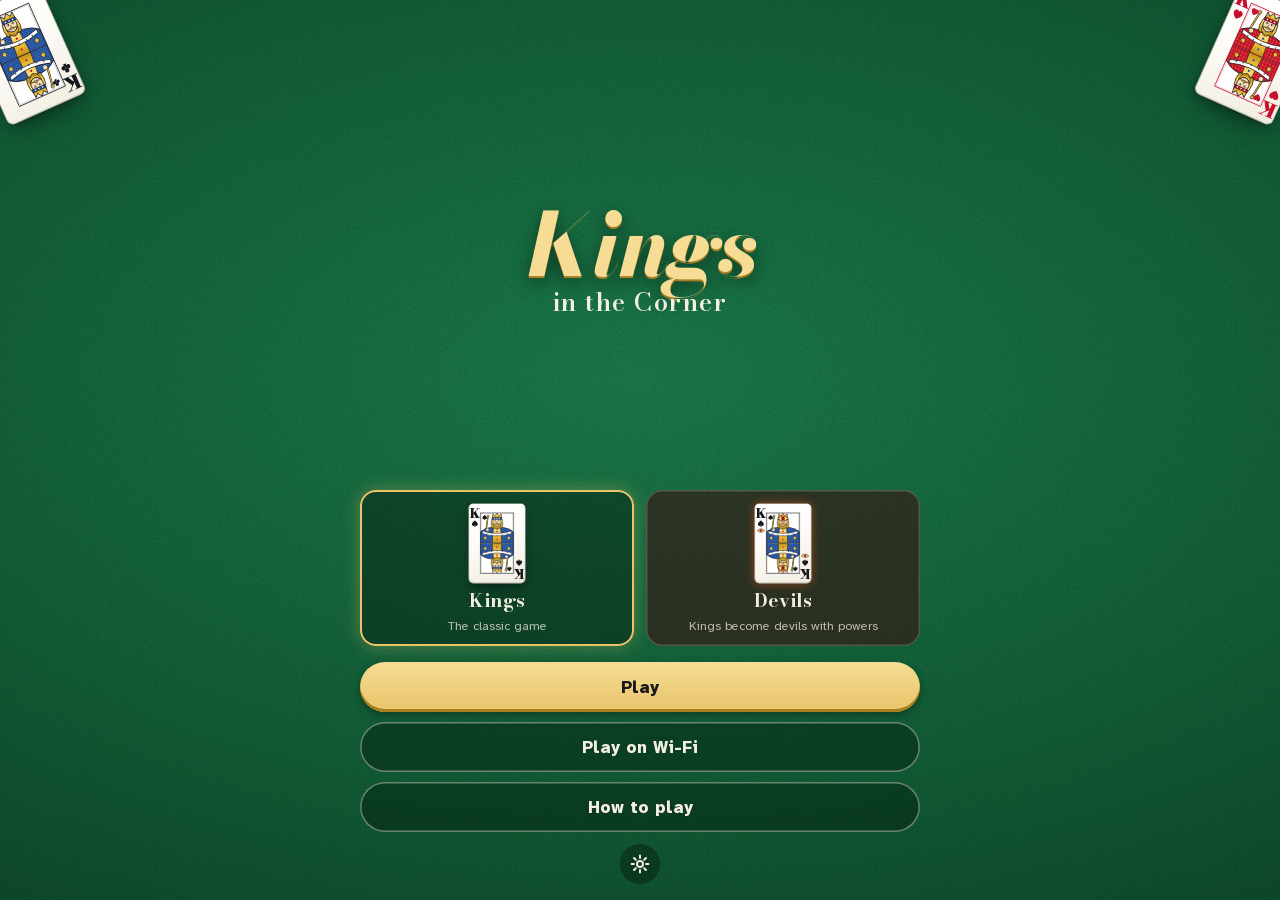
<file: web/index.html>
<!doctype html>
<html lang="en">
<head>
<meta charset="utf-8">
<meta name="viewport" content="width=device-width, initial-scale=1, viewport-fit=cover, user-scalable=no">
<script>
  // A tablet, or iPhone Duo's inner screen, lays the table out like a big phone, as tall as the
  // largest phones (932 CSS pixels), and the screen scales it up: the cards and type grow with the
  // screen instead of floating small in the middle of it. Turned on its side (the Duo's inner
  // screen turns whatever the app asks), the table keeps that height and widens.
  //
  // kitcFit takes the size the page has, in points. The iOS shell calls it whenever that changes:
  // the Duo folding or unfolding, or turning. Until then, and in a browser, the screen's size,
  // which iOS gives upright whichever way the phone is held.
  (() => {
    const meta = document.querySelector('meta[name=viewport]');
    let shell = false;
    const fit = (w, h) => {
      const width = Math.min(w, h) < 600 ? 'device-width, initial-scale=1' : Math.round(w * 932 / h);
      meta.content = `width=${width}, viewport-fit=cover, user-scalable=no`;
    };
    const side = matchMedia('(orientation: landscape)');
    const fromScreen = () => {
      if (shell) return;
      const across = Math.min(screen.width, screen.height);
      const tall = Math.max(screen.width, screen.height);
      fit(side.matches ? tall : across, side.matches ? across : tall);
    };
    window.kitcFit = (w, h) => { shell = true; fit(w, h); };
    fromScreen();
    side.addEventListener('change', fromScreen);
  })();
</script>
<meta name="color-scheme" content="dark">
<meta name="theme-color" content="#0a3f25">
<title>Kings in the Corner</title>
<link rel="stylesheet" href="fonts/fonts.css">
<link rel="stylesheet" href="style.css">
<style>
  /* The app fills the screen; the table pads itself with the safe areas. */
  #app { position: fixed; inset: 0; }
  #app > .felt, #app > .table { height: 100%; }
  .table-menu { position: absolute; z-index: 6; left: calc(var(--sal) + 12px); top: calc(var(--sat) + 8px); }
</style>
</head>
<body>
<main id="app"></main>
<script type="module" src="app.js"></script>
</body>
</html>
</file>
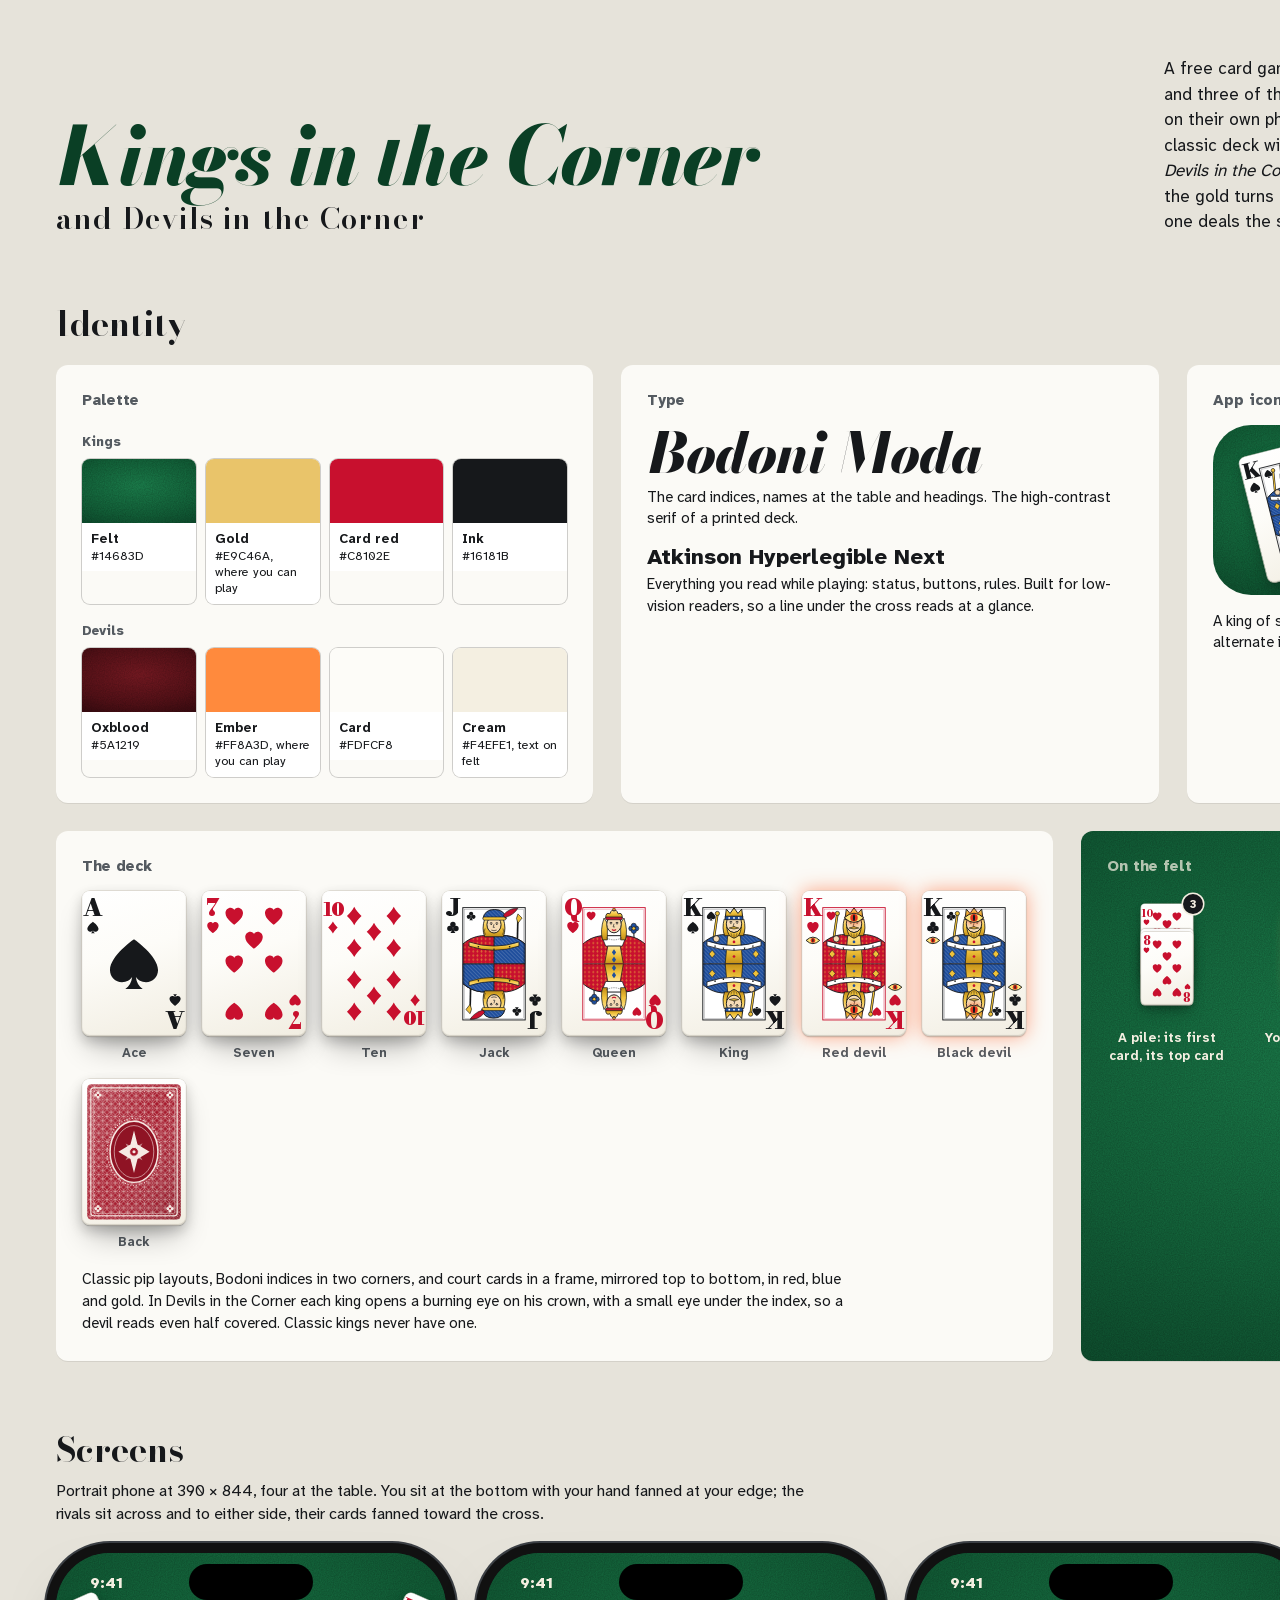
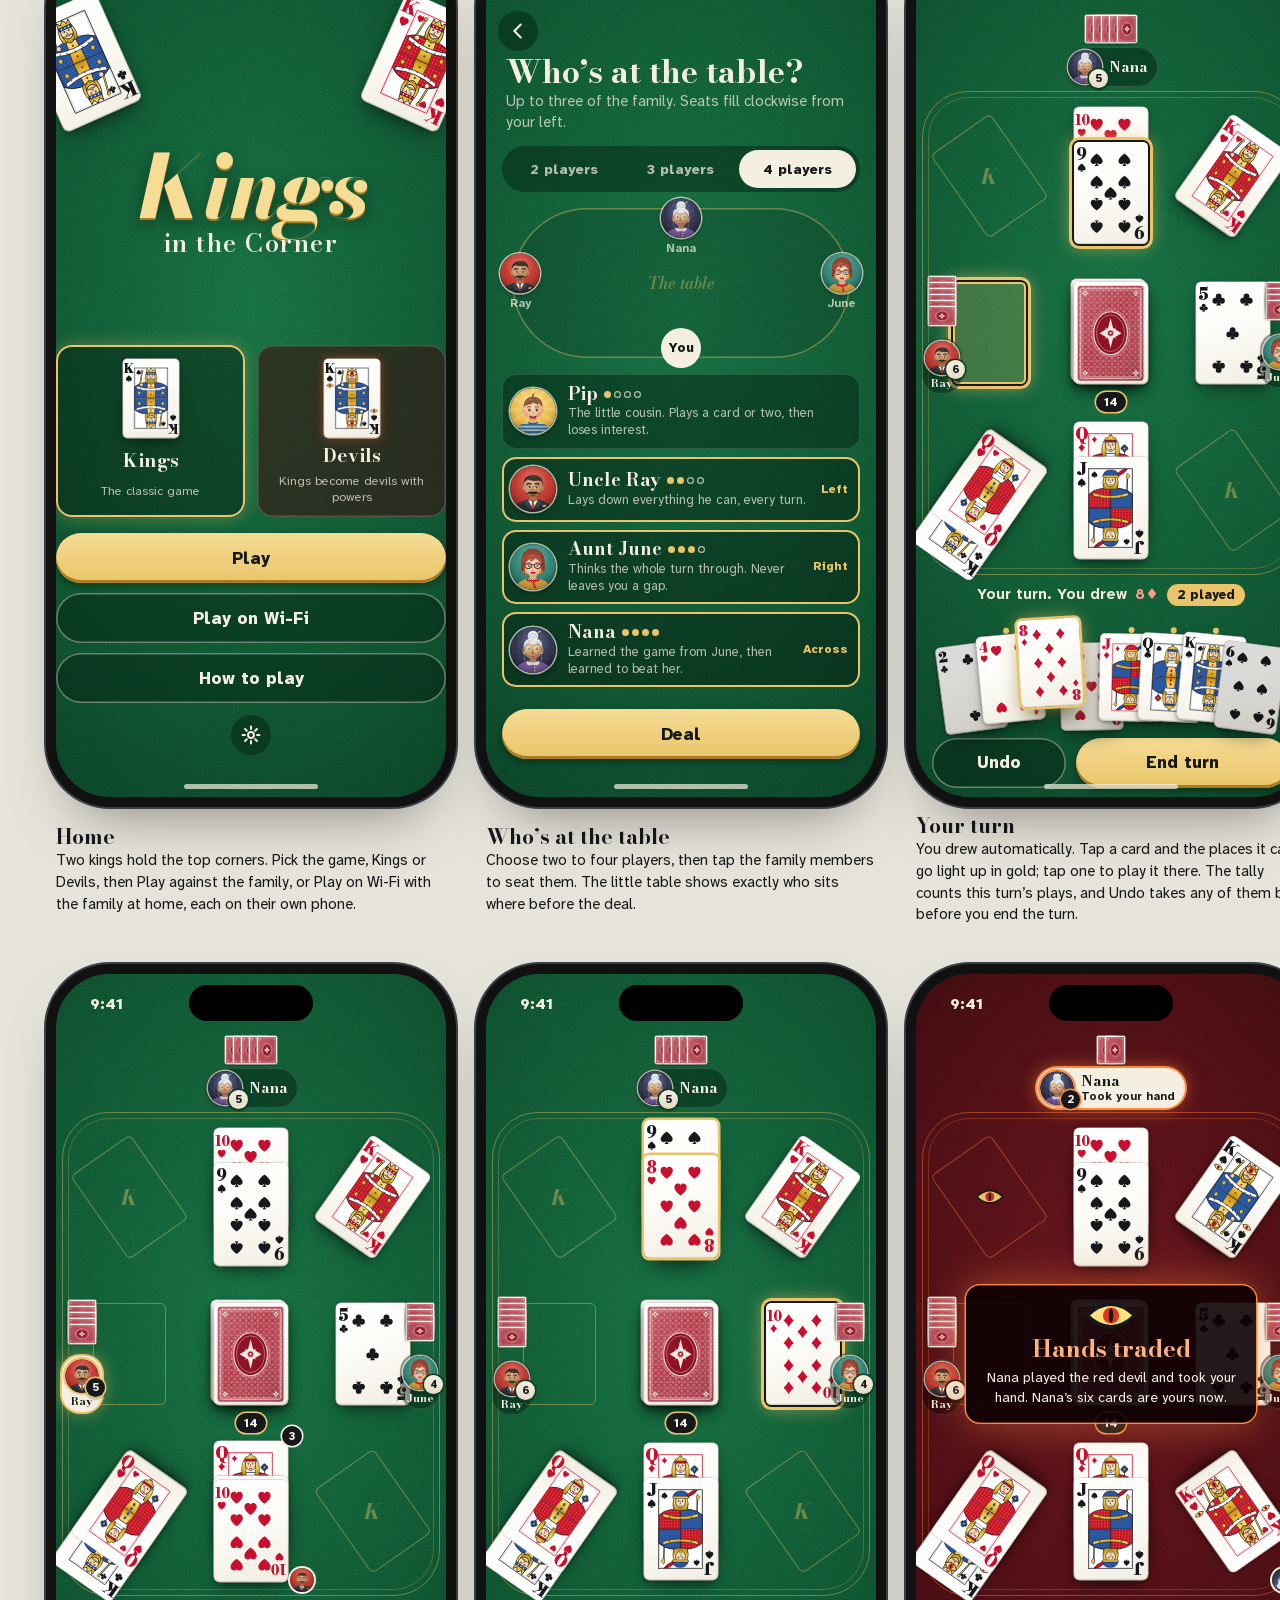
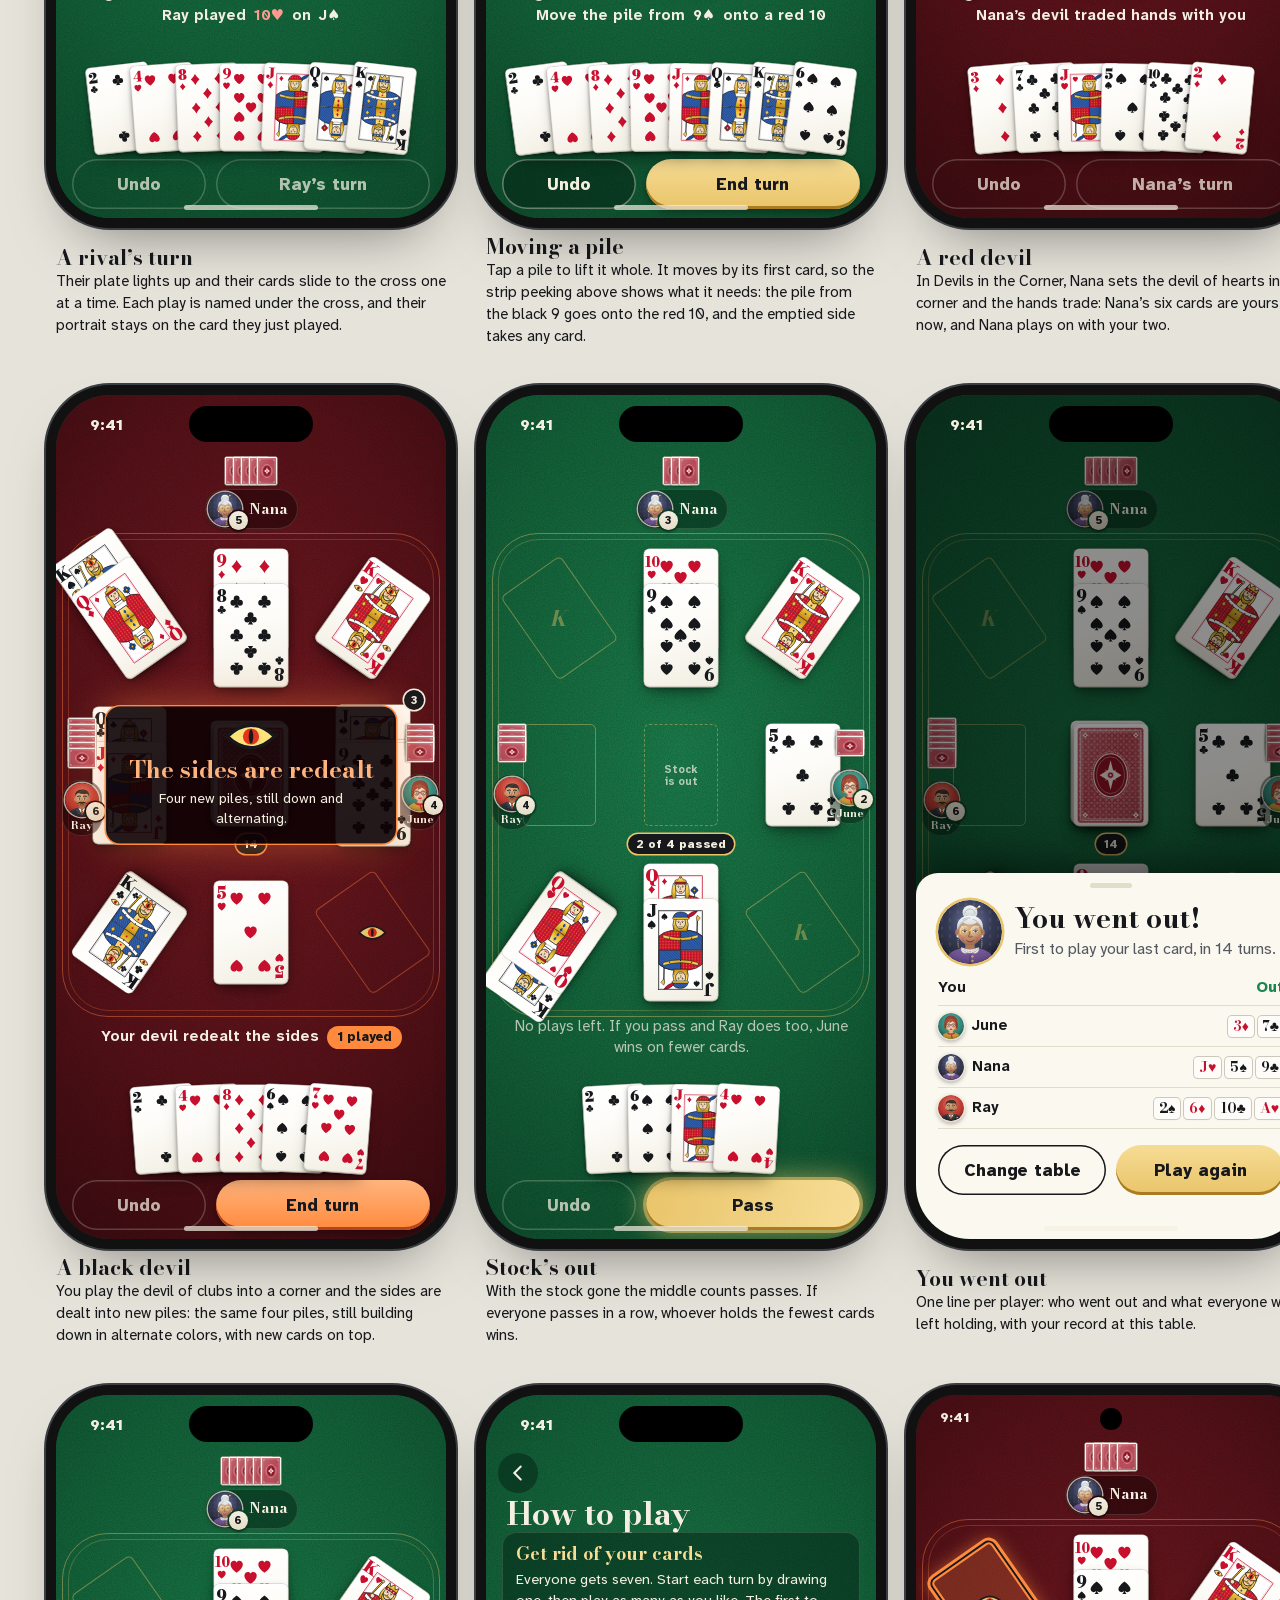
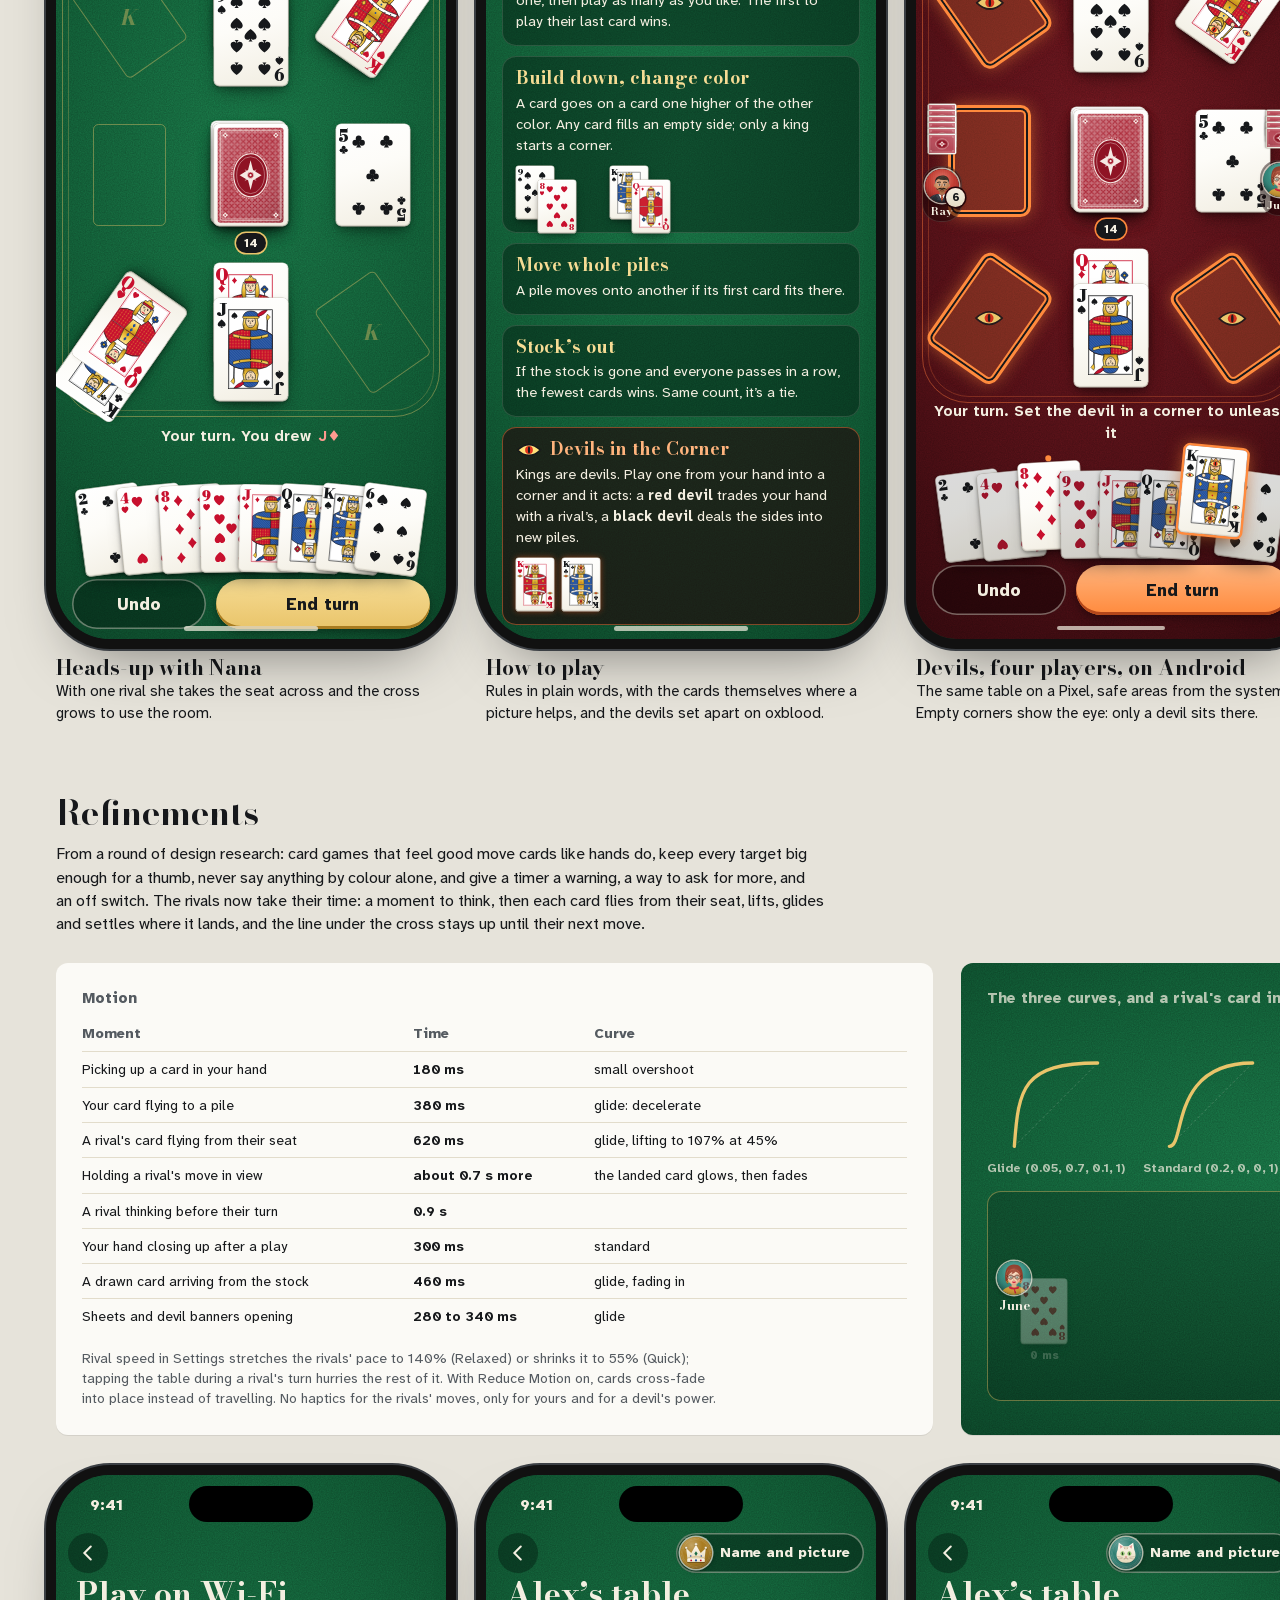
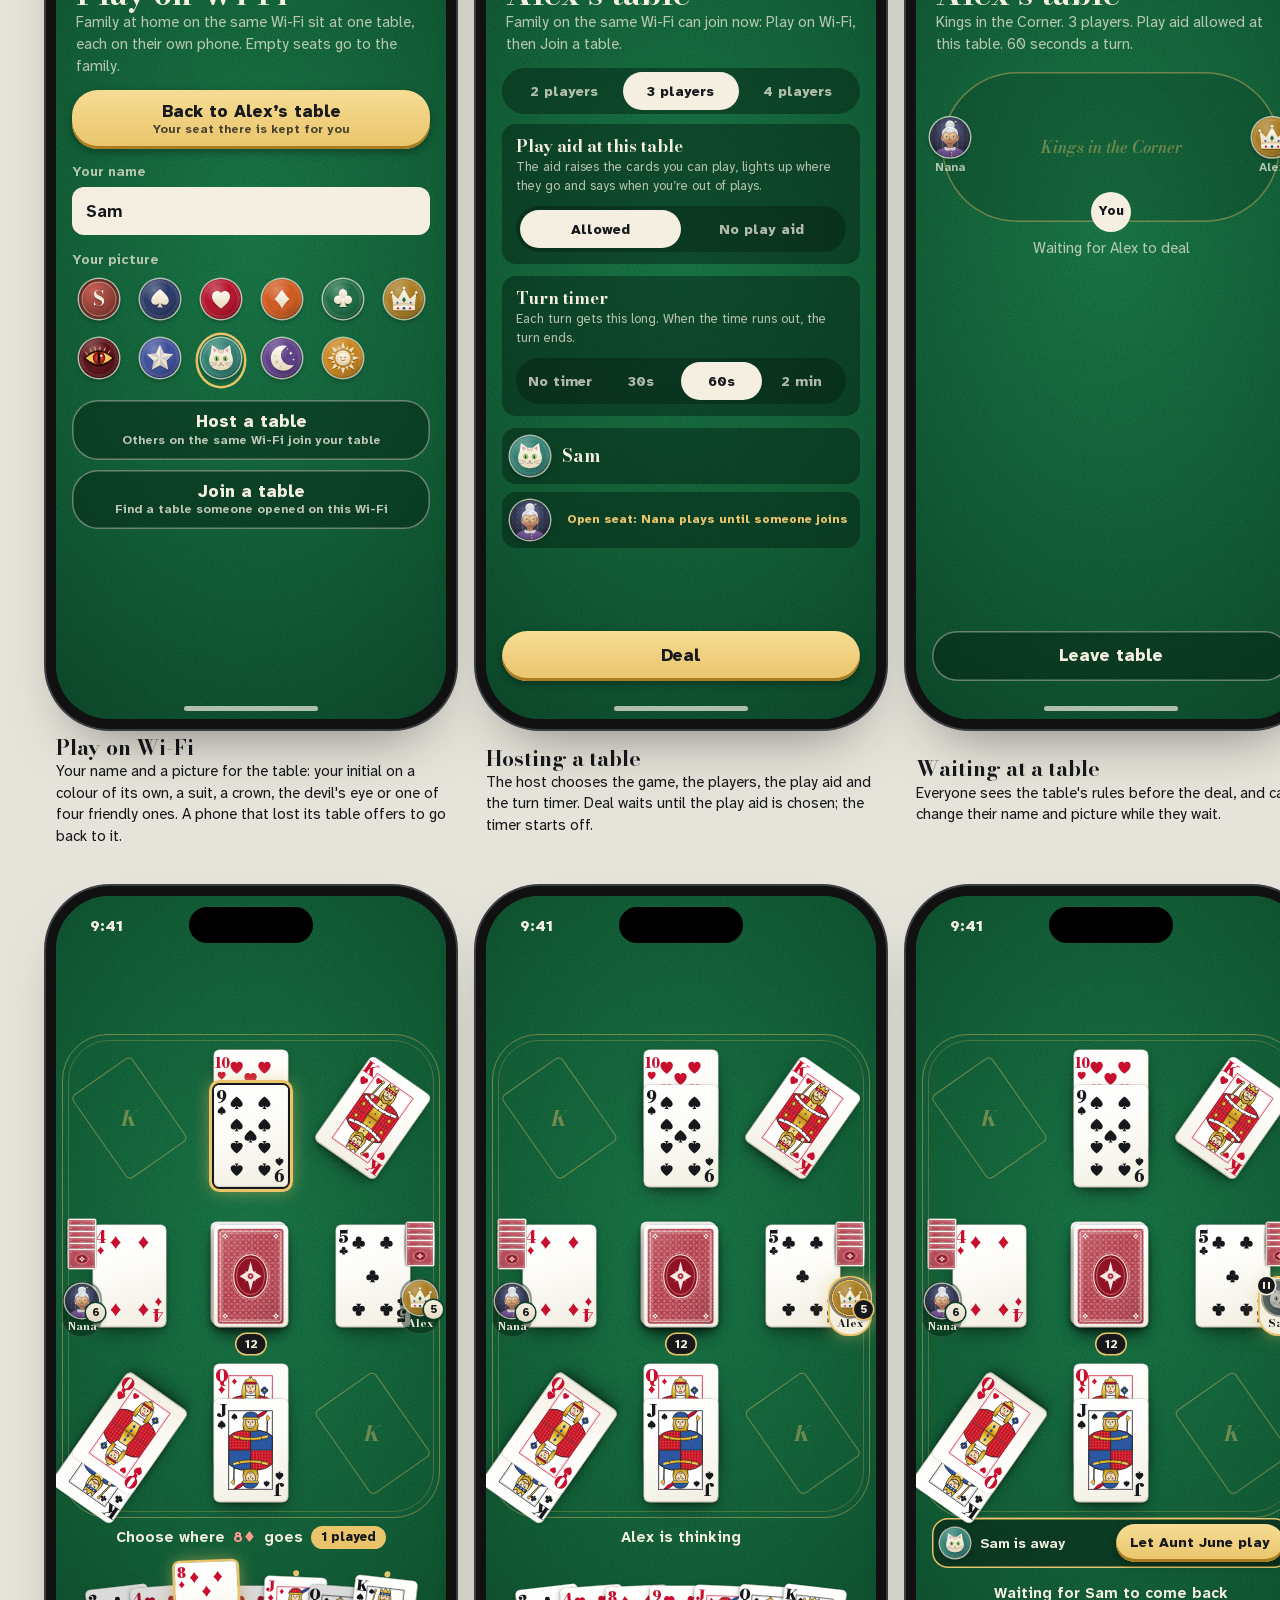
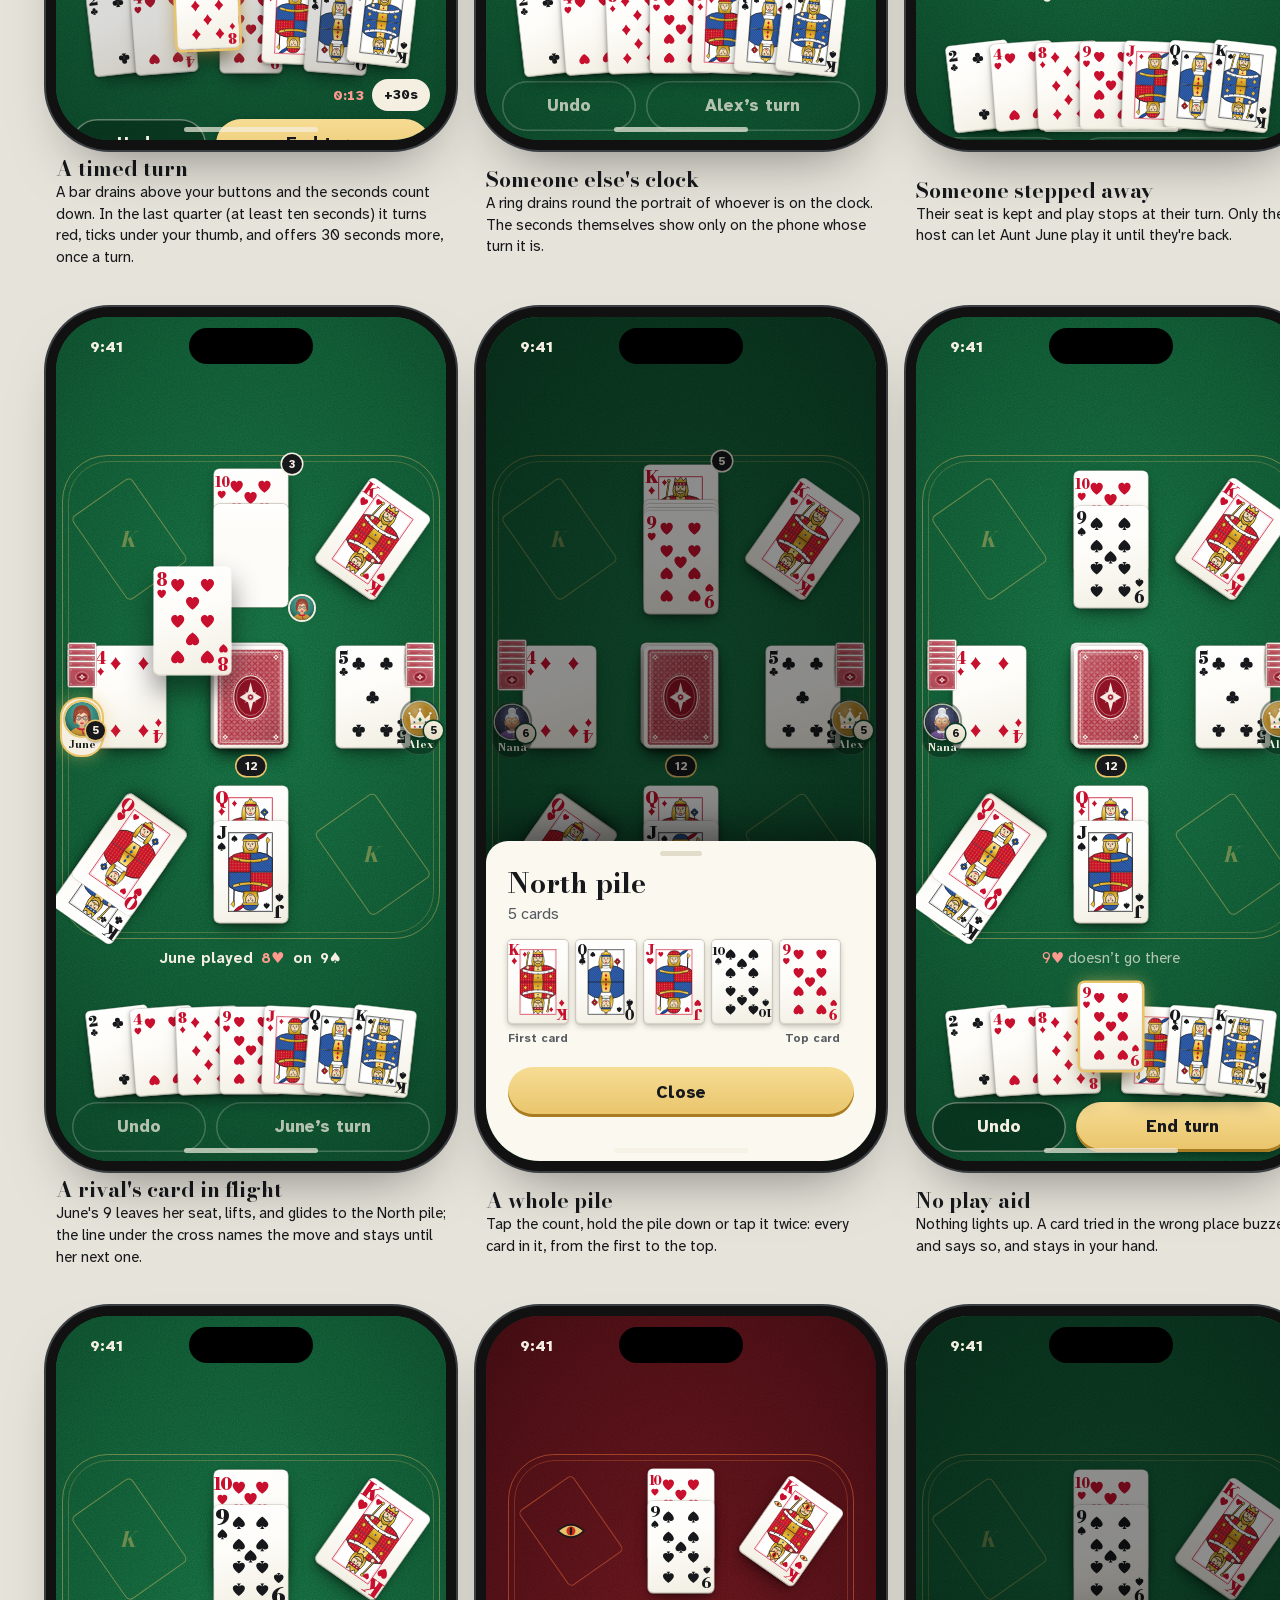
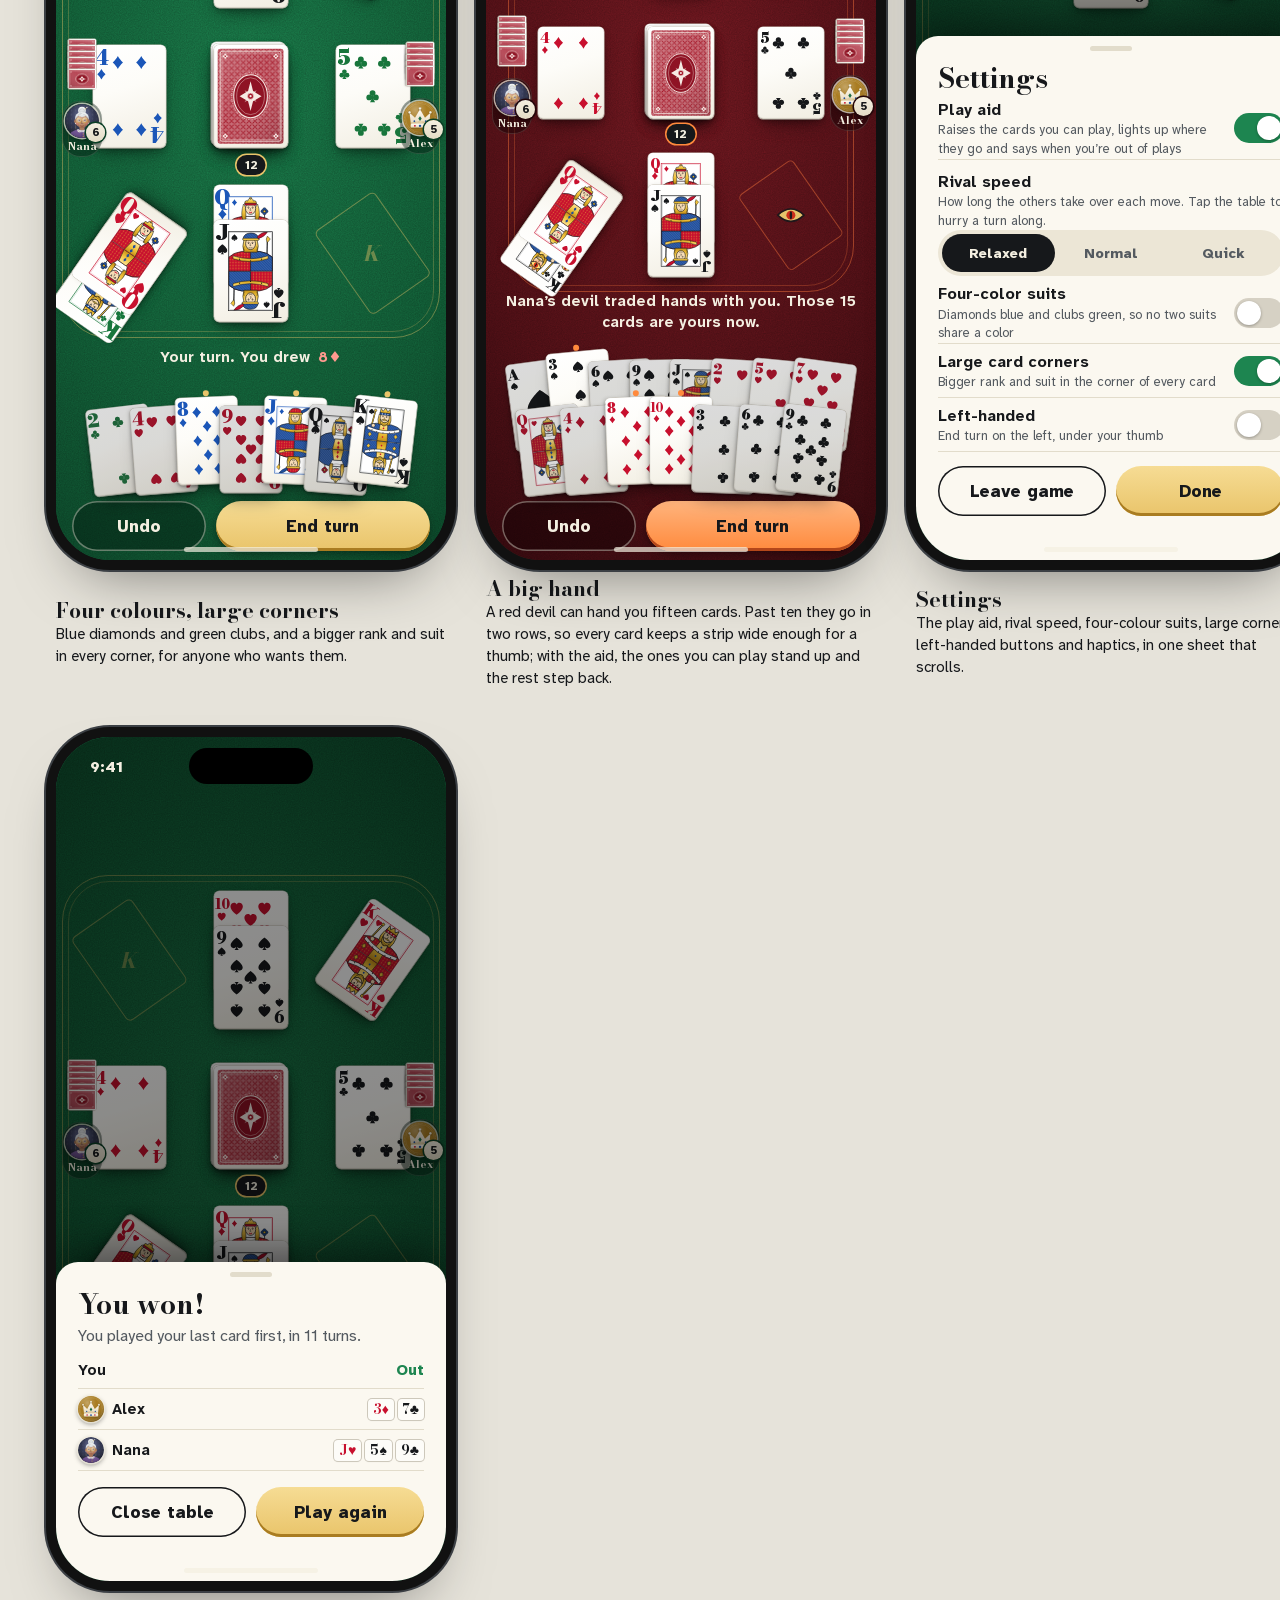
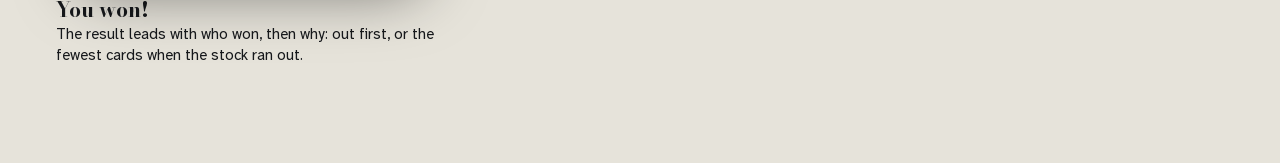
<file: design/boards.html>
<!doctype html>
<html lang="en">
<head>
<meta charset="utf-8">
<meta name="viewport" content="width=device-width, initial-scale=1">
<title>Kings in the Corner boards</title>
<!-- Design boards. Every screen here is drawn with the app's own stylesheet and renderer
     (web/style.css, web/render.js), so what you see is what the phones get.
     Serve the repo root and open /design/boards.html: python3 -m http.server 8790 -->
<link rel="stylesheet" href="../web/fonts/fonts.css">
<link rel="stylesheet" href="../web/style.css">
<style>
  body.boards { background: #e6e3da; color: var(--ink); padding: 56px 56px 96px; min-width: 1780px; height: auto; }
  .boards > header { display: grid; grid-template-columns: 1fr 560px; gap: 48px; align-items: end; margin-bottom: 48px; }
  .boards > header h1 { margin: 0; font: italic 800 80px/0.92 var(--display); color: #0a3f25; letter-spacing: -2px; }
  .boards > header h1 span { display: block; font: 600 30px/1.1 var(--display); font-style: normal; letter-spacing: .04em; color: var(--ink); margin-top: 8px; }
  .boards > header p { margin: 0; font-size: 17px; line-height: 1.5; max-width: 36em; }
  .boards > h2 { font: 700 34px/1 var(--display); margin: 72px 0 24px; }
  .boards > h2 + p { margin: -12px 0 28px; max-width: 48em; font-size: 16px; }

  .panels { display: grid; grid-template-columns: 1fr 1fr 1fr; gap: 28px; }
  .panel { background: #fbfaf6; border-radius: 12px; padding: 26px; box-shadow: 0 1px 0 rgba(0,0,0,.08); }
  .panel h3 { margin: 0 0 16px; font: 800 15px/1.2 var(--text); color: var(--ink-soft); }
  .panel.on-felt { color: var(--cream); }
  .panel.on-felt h3 { color: var(--cream-soft); }

  .swatches { display: grid; grid-template-columns: repeat(4, 1fr); gap: 10px; }
  .swatch { border-radius: 8px; overflow: hidden; box-shadow: 0 0 0 1px rgba(0,0,0,.18); }
  .swatch i { display: block; height: 64px; }
  .swatch div { padding: 7px 9px; font-size: 12.5px; line-height: 1.3; background: #fff; }
  .swatch b { display: block; font-size: 13.5px; }
  .swatch-label { grid-column: 1 / -1; font-size: 13px; font-weight: 800; color: var(--ink-soft); margin: 8px 0 -2px; }

  .type-spec .d { font: italic 800 56px/1 var(--display); margin: 0 0 6px; letter-spacing: -1px; }
  .type-spec .t { font: 800 22px/1.2 var(--text); margin: 0 0 4px; }
  .type-spec p { margin: 0 0 14px; font-size: 15px; }

  .deck { display: flex; flex-wrap: wrap; gap: 16px; --w: 104px; align-items: flex-end; }
  .deck figure { margin: 0; display: grid; gap: 8px; justify-items: center; font-size: 13px; font-weight: 700; color: var(--ink-soft); }
  .states { display: flex; gap: 34px; align-items: flex-end; flex-wrap: wrap; }
  .states figure { margin: 0; display: grid; gap: 10px; justify-items: center; font-size: 13px; font-weight: 700; color: var(--cream); text-align: center; max-width: 120px; }
  .states .spot { width: 104px; height: 128px; }

  .icons { display: flex; gap: 26px; align-items: center; }
  .app-icon { width: 170px; height: 170px; position: relative; overflow: hidden; }
  .app-icon.ios { border-radius: 38px; }
  .app-icon.round { border-radius: 50%; width: 150px; height: 150px; }
  .app-icon .card { position: absolute; --w: 92px; left: 50%; top: 50%; transform: translate(-50%, -50%) rotate(-14deg); }
  .app-icon.round .card { --w: 78px; }

  .phones { display: flex; flex-wrap: wrap; gap: 48px 40px; }
  .shot { display: grid; gap: 16px; width: 390px; margin: 0; }
  .shot figcaption { font-size: 15px; line-height: 1.45; }
  .shot figcaption b { display: block; font: 700 21px/1.15 var(--display); margin-bottom: 2px; }
  .phone {
    --sat: 54px; --sab: 26px;
    position: relative; width: 390px; height: 844px; border-radius: 54px; overflow: hidden;
    box-shadow: 0 0 0 10px #111, 0 0 0 12px #3b3f44, 0 30px 60px -20px rgba(0,0,0,.5);
    background: var(--felt-deep);
  }
  .phone > .screen { position: absolute; inset: 0; }
  .phone::before { content: ""; position: absolute; z-index: 9; top: 11px; left: 50%; transform: translateX(-50%); width: 124px; height: 36px; border-radius: 18px; background: #000; }
  .phone::after { content: ""; position: absolute; z-index: 9; bottom: 8px; left: 50%; transform: translateX(-50%); width: 134px; height: 5px; border-radius: 3px; background: var(--cream); opacity: .7; }
  .phone.android { border-radius: 40px; --sat: 40px; --sab: 22px; }
  .phone.android::before { width: 22px; height: 22px; border-radius: 50%; top: 13px; }
  .phone.android::after { width: 108px; height: 4px; bottom: 9px; }
  .statusbar { position: absolute; z-index: 8; top: 0; left: 0; right: 0; height: 54px; display: flex; justify-content: space-between; align-items: center; padding: 6px 34px 0; font: 800 16px/1 var(--text); color: var(--cream); }
  .android .statusbar { height: 40px; padding: 4px 24px 0; font-size: 14px; }

  .panel.on-felt { background: var(--noise), radial-gradient(120% 90% at 50% 42%, var(--felt-light) 0%, var(--felt) 48%, var(--felt-deep) 100%); }
  .phone .ring, .phone .turn-clock i { animation-play-state: paused; }   /* the boards show one moment of a clock */
  .spec { width: 100%; border-collapse: collapse; font-size: 14px; }
  .spec th { text-align: left; font-weight: 800; color: var(--ink-soft); padding: 0 0 8px; }
  .spec td { padding: 7px 10px 7px 0; border-top: 1px solid var(--rule); vertical-align: top; }
  .spec td:nth-child(2) { white-space: nowrap; font-variant-numeric: tabular-nums; font-weight: 700; }
  .panel .note { margin: 14px 0 0; font-size: 14px; color: var(--ink-soft); max-width: 46em; }
  .curves { display: flex; gap: 18px; margin-bottom: 14px; }
  .curves figure { margin: 0; display: grid; gap: 6px; justify-items: center; font-size: 12.5px; font-weight: 700; color: var(--cream-soft); }
  .curves svg { width: 110px; height: 130px; }
  .curves .axis { stroke: rgba(244, 239, 225, 0.25); stroke-width: 1; stroke-dasharray: 3 3; fill: none; }
  .curves .curve { stroke: var(--gold); stroke-width: 4; fill: none; stroke-linecap: round; }
  .storyboard { position: relative; height: 210px; border-radius: 14px; background: rgba(0, 0, 0, 0.18); box-shadow: inset 0 0 0 1px var(--felt-line); --w: 46px; }
  .sb-seat { position: absolute; left: 10px; top: 70px; display: grid; justify-items: center; gap: 4px; font: 700 13px/1 var(--display); color: var(--cream); }
  .sb-pile { position: absolute; right: 14px; top: 60%; transform: translateY(-50%); }
  .sb-card { position: absolute; transform: translate(-50%, -50%); display: grid; justify-items: center; gap: 4px; }
  .sb-card span { font-size: 11px; font-weight: 800; color: var(--cream-soft); white-space: nowrap; }
</style>
</head>
<body class="boards">

<header>
  <h1>Kings in the Corner<span>and Devils in the Corner</span></h1>
  <p>A free card game for iPhone and Android. Up to four at the table: you and three of the family, or
    the family at home on the same Wi-Fi, each on their own phone. A green felt card table with a printed gold line, a classic deck with Bodoni
    indices and double-headed court cards. In <i>Devils in the Corner</i> the kings open one eye, the
    felt goes oxblood and the gold turns to ember: a red devil in a corner trades hands, a black one
    deals the sides into new piles.</p>
</header>

<h2>Identity</h2>
<div class="panels">
  <section class="panel">
    <h3>Palette</h3>
    <div class="swatches">
      <span class="swatch-label">Kings</span>
      <div class="swatch"><i class="felt"></i><div><b>Felt</b>#14683D</div></div>
      <div class="swatch"><i style="background:#e9c46a"></i><div><b>Gold</b>#E9C46A, where you can play</div></div>
      <div class="swatch"><i style="background:#c8102e"></i><div><b>Card red</b>#C8102E</div></div>
      <div class="swatch"><i style="background:#16181b"></i><div><b>Ink</b>#16181B</div></div>
      <span class="swatch-label">Devils</span>
      <div class="swatch"><i class="felt demons"></i><div><b>Oxblood</b>#5A1219</div></div>
      <div class="swatch"><i style="background:#ff8a3d"></i><div><b>Ember</b>#FF8A3D, where you can play</div></div>
      <div class="swatch"><i style="background:#fdfcf8"></i><div><b>Card</b>#FDFCF8</div></div>
      <div class="swatch"><i style="background:#f4efe1"></i><div><b>Cream</b>#F4EFE1, text on felt</div></div>
    </div>
  </section>
  <section class="panel type-spec">
    <h3>Type</h3>
    <p class="d">Bodoni Moda</p>
    <p>The card indices, names at the table and headings. The high-contrast serif of a printed deck.</p>
    <p class="t">Atkinson Hyperlegible Next</p>
    <p>Everything you read while playing: status, buttons, rules. Built for low-vision readers, so a line under the cross reads at a glance.</p>
  </section>
  <section class="panel">
    <h3>App icon, iOS and Android</h3>
    <div class="icons">
      <div class="app-icon ios felt"><div data-c="Ks"></div></div>
      <div class="app-icon round felt demons"><div data-c="Kh" data-demon></div></div>
    </div>
    <p style="margin:16px 0 0;font-size:15px">A king of spades tilted on the felt. The devil king on oxblood is the alternate icon.</p>
  </section>
</div>

<div class="panels" style="grid-template-columns: 1.55fr 1fr; margin-top: 28px">
  <section class="panel">
    <h3>The deck</h3>
    <div class="deck">
      <figure><div data-c="As"></div>Ace</figure>
      <figure><div data-c="7h"></div>Seven</figure>
      <figure><div data-c="Td"></div>Ten</figure>
      <figure><div data-c="Jc"></div>Jack</figure>
      <figure><div data-c="Qh"></div>Queen</figure>
      <figure><div data-c="Ks"></div>King</figure>
      <figure><div data-c="Kh" data-demon></div>Red devil</figure>
      <figure><div data-c="Kc" data-demon></div>Black devil</figure>
      <figure><div data-back></div>Back</figure>
    </div>
    <p style="margin:18px 0 0;font-size:15px;max-width:52em">Classic pip layouts, Bodoni indices in two corners, and court cards in a frame, mirrored top to bottom, in red, blue and gold. In Devils in the Corner each king opens a burning eye on his crown, with a small eye under the index, so a devil reads even half covered. Classic kings never have one.</p>
  </section>
  <section class="panel on-felt felt">
    <h3>On the felt</h3>
    <div class="states">
      <figure><div class="spot side n" data-spot-demo="Th,9s,8h"></div>A pile: its first card, its top card</figure>
      <figure><div class="spot side n target" data-spot-demo="9d"></div>Your card can go here</figure>
      <figure><div class="spot side n target" data-spot-demo=""></div>An empty side takes any card</figure>
      <figure><div class="spot corner nw" data-spot-demo="-"></div>Corners take kings</figure>
    </div>
  </section>
</div>

<h2>Screens</h2>
<p>Portrait phone at 390 × 844, four at the table. You sit at the bottom with your hand fanned at your edge; the rivals sit across and to either side, their cards fanned toward the cross.</p>

<div class="phones">

  <figure class="shot">
    <div class="phone"><div class="statusbar"><span>9:41</span><span></span></div>
      <div class="screen felt home">
        <div class="corner-king nw" data-c="Kc"></div><div class="corner-king ne" data-c="Kh"></div>
        <div class="title"><span class="kings">Kings</span> <span class="rest">in the Corner</span></div>
        <div class="modes">
          <button class="mode" aria-pressed="true"><div data-c="Ks"></div><b>Kings</b><small>The classic game</small></button>
          <button class="mode demons-mode" aria-pressed="false"><div data-c="Ks" data-demon></div><b>Devils</b><small>Kings become devils with powers</small></button>
        </div>
        <div class="menu">
          <button class="btn">Play</button>
          <button class="btn plain">Play on Wi-Fi</button>
          <button class="btn plain">How to play</button>
        </div>
        <div class="foot"><button class="icon-btn" aria-label="Settings"><svg viewBox="0 0 24 24"><circle cx="12" cy="12" r="3.2"/><path d="M12 2.8v2.6M12 18.6v2.6M2.8 12h2.6M18.6 12h2.6M5.5 5.5l1.9 1.9M16.6 16.6l1.9 1.9M5.5 18.5l1.9-1.9M16.6 7.4l1.9-1.9"/></svg></button></div>
      </div>
    </div>
    <figcaption><b>Home</b>Two kings hold the top corners. Pick the game, Kings or Devils, then Play against the family, or Play on Wi-Fi with the family at home, each on their own phone.</figcaption>
  </figure>

  <figure class="shot">
    <div class="phone"><div class="statusbar"><span>9:41</span><span></span></div>
      <div class="screen felt" style="display:grid;grid-template-rows:auto auto auto auto auto 1fr auto">
        <div class="top-row"><button class="icon-btn" aria-label="Back"><svg viewBox="0 0 24 24"><path d="M15 5l-7 7 7 7"/></svg></button></div>
        <h1 class="screen-title">Who’s at the table?</h1>
        <p class="screen-sub">Up to three of the family. Seats fill clockwise from your left.</p>
        <div class="segmented" role="group" aria-label="Players"><button aria-pressed="false">2 players</button><button aria-pressed="false">3 players</button><button aria-pressed="true">4 players</button></div>
        <div class="seating">
          <div class="label">The table</div>
          <div class="chair left"><span data-avatar="ray"></span>Ray</div>
          <div class="chair top"><span data-avatar="nana"></span>Nana</div>
          <div class="chair right"><span data-avatar="june"></span>June</div>
          <div class="chair you"><span class="you-dot">You</span></div>
        </div>
        <div class="family">
          <button class="rival-row" aria-pressed="false"><span data-avatar="pip"></span><div><h3>Pip<span class="level" data-level="1"></span></h3><p>The little cousin. Plays a card or two, then loses interest.</p></div><span class="seated"></span></button>
          <button class="rival-row" aria-pressed="true"><span data-avatar="ray"></span><div><h3>Uncle Ray<span class="level" data-level="2"></span></h3><p>Lays down everything he can, every turn.</p></div><span class="seated">Left</span></button>
          <button class="rival-row" aria-pressed="true"><span data-avatar="june"></span><div><h3>Aunt June<span class="level" data-level="3"></span></h3><p>Thinks the whole turn through. Never leaves you a gap.</p></div><span class="seated">Right</span></button>
          <button class="rival-row" aria-pressed="true"><span data-avatar="nana"></span><div><h3>Nana<span class="level" data-level="4"></span></h3><p>Learned the game from June, then learned to beat her.</p></div><span class="seated">Across</span></button>
        </div>
        <div class="pick-foot"><button class="btn" style="width:100%">Deal</button></div>
      </div>
    </div>
    <figcaption><b>Who’s at the table</b>Choose two to four players, then tap the family members to seat them. The little table shows exactly who sits where before the deal.</figcaption>
  </figure>

  <figure class="shot"><div class="phone"><div class="statusbar"><span>9:41</span><span></span></div><div class="screen" data-table="yourturn"></div></div>
    <figcaption><b>Your turn</b>You drew automatically. Tap a card and the places it can go light up in gold; tap one to play it there. The tally counts this turn’s plays, and Undo takes any of them back before you end the turn.</figcaption></figure>

  <figure class="shot"><div class="phone"><div class="statusbar"><span>9:41</span><span></span></div><div class="screen" data-table="theirturn"></div></div>
    <figcaption><b>A rival’s turn</b>Their plate lights up and their cards slide to the cross one at a time. Each play is named under the cross, and their portrait stays on the card they just played.</figcaption></figure>

  <figure class="shot"><div class="phone"><div class="statusbar"><span>9:41</span><span></span></div><div class="screen" data-table="movepile"></div></div>
    <figcaption><b>Moving a pile</b>Tap a pile to lift it whole. It moves by its first card, so the strip peeking above shows what it needs: the pile from the black 9 goes onto the red 10, and the emptied side takes any card.</figcaption></figure>

  <figure class="shot"><div class="phone"><div class="statusbar"><span>9:41</span><span></span></div><div class="screen" data-table="redswap"></div></div>
    <figcaption><b>A red devil</b>In Devils in the Corner, Nana sets the devil of hearts in a corner and the hands trade: Nana’s six cards are yours now, and Nana plays on with your two.</figcaption></figure>

  <figure class="shot"><div class="phone"><div class="statusbar"><span>9:41</span><span></span></div><div class="screen" data-table="blackrebuild"></div></div>
    <figcaption><b>A black devil</b>You play the devil of clubs into a corner and the sides are dealt into new piles: the same four piles, still building down in alternate colors, with new cards on top.</figcaption></figure>

  <figure class="shot"><div class="phone"><div class="statusbar"><span>9:41</span><span></span></div><div class="screen" data-table="stockout"></div></div>
    <figcaption><b>Stock’s out</b>With the stock gone the middle counts passes. If everyone passes in a row, whoever holds the fewest cards wins.</figcaption></figure>

  <figure class="shot"><div class="phone"><div class="statusbar"><span>9:41</span><span></span></div><div class="screen" data-table="won"></div></div>
    <figcaption><b>You went out</b>One line per player: who went out and what everyone was left holding, with your record at this table.</figcaption></figure>

  <figure class="shot"><div class="phone"><div class="statusbar"><span>9:41</span><span></span></div><div class="screen" data-table="headsup"></div></div>
    <figcaption><b>Heads-up with Nana</b>With one rival she takes the seat across and the cross grows to use the room.</figcaption></figure>

  <figure class="shot">
    <div class="phone"><div class="statusbar"><span>9:41</span><span></span></div>
      <div class="screen felt" style="overflow:hidden">
        <div class="top-row"><button class="icon-btn" aria-label="Back"><svg viewBox="0 0 24 24"><path d="M15 5l-7 7 7 7"/></svg></button></div>
        <h1 class="screen-title">How to play</h1>
        <div class="rules">
          <section class="rule"><h3>Get rid of your cards</h3><p>Everyone gets seven. Start each turn by drawing one, then play as many as you like. The first to play their last card wins.</p></section>
          <section class="rule"><h3>Build down, change color</h3><p>A card goes on a card one higher of the other color. Any card fills an empty side; only a king starts a corner.</p>
            <div class="demo"><div data-c="9s"></div><div data-c="8h" data-cls="on"></div><span class="arrow" style="margin-left:18px"></span><div data-c="Ks"></div><div data-c="Qd" data-cls="on"></div></div></section>
          <section class="rule"><h3>Move whole piles</h3><p>A pile moves onto another if its first card fits there.</p></section>
          <section class="rule"><h3>Stock’s out</h3><p>If the stock is gone and everyone passes in a row, the fewest cards wins. Same count, it’s a tie.</p></section>
          <section class="rule demons-rule"><h3><span data-eye></span>Devils in the Corner</h3><p>Kings are devils. Play one from your hand into a corner and it acts: a <b>red devil</b> trades your hand with a rival’s, a <b>black devil</b> deals the sides into new piles.</p>
            <div class="demo"><div data-c="Kh" data-demon></div><div data-c="Kc" data-demon></div></div></section>
        </div>
      </div>
    </div>
    <figcaption><b>How to play</b>Rules in plain words, with the cards themselves where a picture helps, and the devils set apart on oxblood.</figcaption>
  </figure>

  <figure class="shot"><div class="phone android"><div class="statusbar"><span>9:41</span><span></span></div><div class="screen" data-table="android"></div></div>
    <figcaption><b>Devils, four players, on Android</b>The same table on a Pixel, safe areas from the system. Empty corners show the eye: only a devil sits there.</figcaption></figure>

</div>

<h2>Refinements</h2>
<p>From a round of design research: card games that feel good move cards like hands do, keep every target big enough for a thumb, never say anything by colour alone, and give a timer a warning, a way to ask for more, and an off switch. The rivals now take their time: a moment to think, then each card flies from their seat, lifts, glides and settles where it lands, and the line under the cross stays up until their next move.</p>

<div class="panels" style="grid-template-columns: 1.15fr 1fr; margin-bottom: 40px">
  <section class="panel">
    <h3>Motion</h3>
    <table class="spec">
      <tr><th>Moment</th><th>Time</th><th>Curve</th></tr>
      <tr><td>Picking up a card in your hand</td><td>180 ms</td><td>small overshoot</td></tr>
      <tr><td>Your card flying to a pile</td><td>380 ms</td><td>glide: decelerate</td></tr>
      <tr><td>A rival's card flying from their seat</td><td>620 ms</td><td>glide, lifting to 107% at 45%</td></tr>
      <tr><td>Holding a rival's move in view</td><td>about 0.7 s more</td><td>the landed card glows, then fades</td></tr>
      <tr><td>A rival thinking before their turn</td><td>0.9 s</td><td></td></tr>
      <tr><td>Your hand closing up after a play</td><td>300 ms</td><td>standard</td></tr>
      <tr><td>A drawn card arriving from the stock</td><td>460 ms</td><td>glide, fading in</td></tr>
      <tr><td>Sheets and devil banners opening</td><td>280 to 340 ms</td><td>glide</td></tr>
    </table>
    <p class="note">Rival speed in Settings stretches the rivals' pace to 140% (Relaxed) or shrinks it to 55% (Quick); tapping the table during a rival's turn hurries the rest of it. With Reduce Motion on, cards cross-fade into place instead of travelling. No haptics for the rivals' moves, only for yours and for a devil's power.</p>
  </section>
  <section class="panel on-felt felt">
    <h3>The three curves, and a rival's card in flight</h3>
    <div class="curves">
      <figure><svg viewBox="-8 -48 116 156"><path d="M0 100 L100 0" class="axis"/><path d="M0 100 C5 30 10 0 100 0" class="curve"/></svg>Glide (0.05, 0.7, 0.1, 1)</figure>
      <figure><svg viewBox="-8 -48 116 156"><path d="M0 100 L100 0" class="axis"/><path d="M0 100 C20 100 0 0 100 0" class="curve"/></svg>Standard (0.2, 0, 0, 1)</figure>
      <figure><svg viewBox="-8 -48 116 156"><path d="M0 100 L100 0" class="axis"/><path d="M0 100 C34 -40 64 0 100 0" class="curve"/></svg>Lift (0.34, 1.4, 0.64, 1)</figure>
    </div>
    <div class="storyboard" id="storyboard"></div>
  </section>
</div>

<div class="phones">
  <figure class="shot"><div class="phone"><div class="statusbar"><span>9:41</span><span></span></div><div class="screen" id="r-wifi"></div></div>
    <figcaption><b>Play on Wi-Fi</b>Your name and a picture for the table: your initial on a colour of its own, a suit, a crown, the devil's eye or one of four friendly ones. A phone that lost its table offers to go back to it.</figcaption></figure>
  <figure class="shot"><div class="phone"><div class="statusbar"><span>9:41</span><span></span></div><div class="screen" id="r-host"></div></div>
    <figcaption><b>Hosting a table</b>The host chooses the game, the players, the play aid and the turn timer. Deal waits until the play aid is chosen; the timer starts off.</figcaption></figure>
  <figure class="shot"><div class="phone"><div class="statusbar"><span>9:41</span><span></span></div><div class="screen" id="r-guest"></div></div>
    <figcaption><b>Waiting at a table</b>Everyone sees the table's rules before the deal, and can change their name and picture while they wait.</figcaption></figure>
  <figure class="shot"><div class="phone"><div class="statusbar"><span>9:41</span><span></span></div><div class="screen" data-r="timed"></div></div>
    <figcaption><b>A timed turn</b>A bar drains above your buttons and the seconds count down. In the last quarter (at least ten seconds) it turns red, ticks under your thumb, and offers 30 seconds more, once a turn.</figcaption></figure>
  <figure class="shot"><div class="phone"><div class="statusbar"><span>9:41</span><span></span></div><div class="screen" data-r="ring"></div></div>
    <figcaption><b>Someone else's clock</b>A ring drains round the portrait of whoever is on the clock. The seconds themselves show only on the phone whose turn it is.</figcaption></figure>
  <figure class="shot"><div class="phone"><div class="statusbar"><span>9:41</span><span></span></div><div class="screen" data-r="away"></div></div>
    <figcaption><b>Someone stepped away</b>Their seat is kept and play stops at their turn. Only the host can let Aunt June play it until they're back.</figcaption></figure>
  <figure class="shot"><div class="phone"><div class="statusbar"><span>9:41</span><span></span></div><div class="screen" data-r="flight"></div></div>
    <figcaption><b>A rival's card in flight</b>June's 9 leaves her seat, lifts, and glides to the North pile; the line under the cross names the move and stays until her next one.</figcaption></figure>
  <figure class="shot"><div class="phone"><div class="statusbar"><span>9:41</span><span></span></div><div class="screen" data-r="pile"></div></div>
    <figcaption><b>A whole pile</b>Tap the count, hold the pile down or tap it twice: every card in it, from the first to the top.</figcaption></figure>
  <figure class="shot"><div class="phone"><div class="statusbar"><span>9:41</span><span></span></div><div class="screen" data-r="noaid"></div></div>
    <figcaption><b>No play aid</b>Nothing lights up. A card tried in the wrong place buzzes and says so, and stays in your hand.</figcaption></figure>
  <figure class="shot"><div class="phone"><div class="statusbar"><span>9:41</span><span></span></div><div class="screen four-color" data-r="fourcolor"></div></div>
    <figcaption><b>Four colours, large corners</b>Blue diamonds and green clubs, and a bigger rank and suit in every corner, for anyone who wants them.</figcaption></figure>
  <figure class="shot"><div class="phone"><div class="statusbar"><span>9:41</span><span></span></div><div class="screen demons" data-r="bighand"></div></div>
    <figcaption><b>A big hand</b>A red devil can hand you fifteen cards. Past ten they go in two rows, so every card keeps a strip wide enough for a thumb; with the aid, the ones you can play stand up and the rest step back.</figcaption></figure>
  <figure class="shot"><div class="phone"><div class="statusbar"><span>9:41</span><span></span></div><div class="screen" data-r="settings"></div></div>
    <figcaption><b>Settings</b>The play aid, rival speed, four-colour suits, large corners, left-handed buttons and haptics, in one sheet that scrolls.</figcaption></figure>
  <figure class="shot"><div class="phone"><div class="statusbar"><span>9:41</span><span></span></div><div class="screen" data-r="won"></div></div>
    <figcaption><b>You won!</b>The result leads with who won, then why: out first, or the fewest cards when the stock ran out.</figcaption></figure>
</div>

<script type="module">
  import { installSprites, cardHTML, backHTML, pileHTML, avatarHTML, tableHTML, cardShort, eyeHTML, chipsHTML, PICTURE_IDS, setCardStyle } from '../web/render.js';
  installSprites();

  for (const el of document.querySelectorAll('[data-c]')) {
    const cls = [el.className, el.dataset.cls].filter(Boolean).join(' ');
    el.outerHTML = cardHTML(el.dataset.c, cls, 'div', 'demon' in el.dataset);
  }
  for (const el of document.querySelectorAll('[data-back]')) el.outerHTML = backHTML();
  for (const el of document.querySelectorAll('[data-avatar]')) el.outerHTML = avatarHTML(el.dataset.avatar);
  for (const el of document.querySelectorAll('[data-eye]')) el.outerHTML = eyeHTML();
  for (const el of document.querySelectorAll('[data-level]')) {
    const n = Number(el.dataset.level);
    el.innerHTML = [1, 2, 3, 4].map((i) => `<i class="${i <= n ? '' : 'off'}"></i>`).join('');
    el.setAttribute('aria-label', `Level ${n} of 4`);
  }
  for (const el of document.querySelectorAll('[data-spot-demo]')) {
    const v = el.dataset.spotDemo;
    el.innerHTML = v === '-' ? '<div class="slot"><span>K</span></div>' : v ? pileHTML(v.split(',')) : '<div class="slot"></div>';
  }

  const S = (c) => `<span class="${'hd'.includes(c.at(-1)) ? 'red' : ''}">${cardShort(c)}</span>`;
  const sheet = (inner) => `<div class="scrim"></div><div class="sheet">${inner}</div>`;
  const mini = chipsHTML;

  const four = [
    { pos: 'left', who: 'ray', name: 'Ray', count: 6 },
    { pos: 'top', who: 'nana', name: 'Nana', count: 5 },
    { pos: 'right', who: 'june', name: 'June', count: 4 },
  ];
  const spots = { n: ['Th', '9s'], e: ['5c'], s: ['Qd', 'Js'], w: [], ne: ['Kh'], se: [], sw: ['Kc', 'Qh'], nw: [] };
  const base = { variant: 'classic', seats: four, spots, stock: 14, hand: ['2c', '4h', '8d', '9h', 'Jd', 'Qs', 'Ks', '6s'], actions: { undo: true } };

  const tables = {
    yourturn: { ...base, picked: '8d', targets: new Set(['n', 'w']), playable: new Set(['8d', '4h', 'Ks', 'Jd', 'Qs']),
      status: `Your turn. You drew ${S('8d')} <span class="tally">2 played</span>` },
    theirturn: { ...base, seats: four.map((s) => (s.who === 'ray' ? { ...s, count: 5, turn: true, note: 'Playing…' } : s)),
      spots: { ...spots, s: ['Qd', 'Js', 'Th'] }, fresh: 's', freshBy: 'ray', hand: ['2c', '4h', '8d', '9h', 'Jd', 'Qs', 'Ks'],
      actions: { undo: false, end: false, endLabel: 'Ray’s turn' }, status: `Ray played ${S('Th')} on ${S('Js')}` },
    movepile: { ...base, spots: { ...spots, e: ['Td'], n: ['9s', '8h'] }, lifted: 'n', targets: new Set(['e']),
      status: `Move the pile from ${S('9s')} onto a red 10` },
    redswap: { ...base, variant: 'demons', seats: four.map((s) => (s.who === 'nana' ? { ...s, count: 2, turn: true, note: 'Took your hand' } : s)),
      spots: { ...spots, se: ['Kh'], ne: ['Ks'] }, hand: ['3d', '7c', 'Jh', '5s', 'Tc', '2d'], fresh: 'se', freshBy: 'nana',
      actions: { undo: false, end: false, endLabel: 'Nana’s turn' }, status: 'Nana’s devil traded hands with you',
      banner: { kind: 'swap', title: 'Hands traded', text: 'Nana played the red devil and took your hand. Nana’s six cards are yours now.' } },
    blackrebuild: { ...base, variant: 'demons', spots: { n: ['9d', '8c'], e: ['Js', 'Th', '9c'], s: ['5h'], w: ['Qc', 'Jd'], ne: ['Kh'], se: [], sw: ['Kc'], nw: ['Ks', 'Qd'] },
      hand: ['2c', '4h', '8d', '6s', '7h'], fresh: 'sw', actions: { undo: false },
      status: 'Your devil redealt the sides <span class="tally">1 played</span>',
      banner: { kind: 'rebuild', title: 'The sides are redealt', text: 'Four new piles, still down and alternating.' } },
    stockout: { ...base, stock: 0, passes: 2, players: 4, seats: four.map((s) => ({ ...s, count: s.count - 2 })),
      hand: ['2c', '6s', 'Jd', '4h'], actions: { undo: false, ready: true, endLabel: 'Pass' },
      status: '<span class="hint">No plays left. If you pass and Ray does too, June wins on fewer cards.</span>' },
    won: { ...base, hand: [], actions: { undo: false, end: false } },
    headsup: { ...base, seats: [{ pos: 'top', who: 'nana', name: 'Nana', count: 6 }], status: `Your turn. You drew ${S('Jd')}` },
    android: { ...base, variant: 'demons', spots: { ...spots, sw: [], ne: ['Kh'] }, picked: 'Ks', targets: new Set(['sw', 'se', 'nw', 'w']),
      playable: new Set(['Ks', '8d']), status: 'Your turn. Set the devil in a corner to unleash it' },
  };

  const overlays = {
    won: sheet(`<div class="result-mark">${avatarHTML('nana', 'big')}<div><h2>You went out!</h2><p style="margin:0">First to play your last card, in 14 turns.</p></div></div>
      <table class="tally-table">
        <tr class="won"><td><span class="who">You</span></td><td>Out</td></tr>
        <tr><td><span class="who">${avatarHTML('june')}June</span></td><td>${mini(['3d', '7c'])}</td></tr>
        <tr><td><span class="who">${avatarHTML('nana')}Nana</span></td><td>${mini(['Jh', '5s', '9c'])}</td></tr>
        <tr><td><span class="who">${avatarHTML('ray')}Ray</span></td><td>${mini(['2s', '6d', 'Tc', 'Ah'])}</td></tr>
      </table>
      <div class="row"><button class="btn plain">Change table</button><button class="btn">Play again</button></div>`),
  };

  for (const el of document.querySelectorAll('[data-table]')) {
    const id = el.dataset.table;
    el.innerHTML = tableHTML(tables[id]) + (overlays[id] ?? '');
    el.firstElementChild.style.height = '100%';
  }
  // ---------------------------------------------------------------- refinements
  const person = (name, pic) => `@${name}|${pic}`;
  const back = '<svg viewBox="0 0 24 24"><path d="M15 5l-7 7 7 7"/></svg>';
  const pictures = (mine) => PICTURE_IDS.map((id) => `<button class="pick" aria-checked="${id === mine}">${avatarHTML(person('Sam', id))}</button>`).join('');
  const seg = (items, on) => items.map((x) => `<button aria-pressed="${x === on}">${x}</button>`).join('');
  const seatChairs = (chairs) => `<div class="seating"><div class="label">Kings in the Corner</div>${chairs}<div class="chair you"><span class="you-dot">You</span></div></div>`;

  document.getElementById('r-wifi').outerHTML = `<div class="screen felt" style="position:absolute;inset:0">
    <div class="top-row"><button class="icon-btn">${back}</button></div>
    <h1 class="screen-title">Play on Wi-Fi</h1>
    <p class="screen-sub">Family at home on the same Wi-Fi sit at one table, each on their own phone. Empty seats go to the family.</p>
    <div class="menu" style="margin:0 16px 12px"><button class="btn">Back to Alex’s table<small>Your seat there is kept for you</small></button></div>
    <label class="field"><span>Your name</span><input value="Sam"></label>
    <div class="field"><span>Your picture</span><div class="pictures">${pictures('cat')}</div></div>
    <div class="menu" style="margin:6px 16px 0">
      <button class="btn plain">Host a table<small>Others on the same Wi-Fi join your table</small></button>
      <button class="btn plain">Join a table<small>Find a table someone opened on this Wi-Fi</small></button>
    </div></div>`;

  document.getElementById('r-host').outerHTML = `<div class="screen felt" style="position:absolute;inset:0;overflow:hidden">
    <div class="top-row"><button class="icon-btn">${back}</button><button class="btn plain small-btn">${avatarHTML(person('Alex', 'crown'))}Name and picture</button></div>
    <h1 class="screen-title">Alex’s table</h1>
    <p class="screen-sub">Family on the same Wi-Fi can join now: Play on Wi-Fi, then Join a table.</p>
    <div class="segmented" style="margin-bottom:10px">${seg(['2 players', '3 players', '4 players'], '3 players')}</div>
    <div class="aid-choice"><h3>Play aid at this table</h3><p>The aid raises the cards you can play, lights up where they go and says when you’re out of plays.</p>
      <div class="segmented two">${seg(['Allowed', 'No play aid'], 'Allowed')}</div></div>
    <div class="aid-choice"><h3>Turn timer</h3><p>Each turn gets this long. When the time runs out, the turn ends.</p>
      <div class="segmented four">${seg(['No timer', '30s', '60s', '2 min'], '60s')}</div></div>
    <div class="family">
      <div class="lobby-row">${avatarHTML(person('Sam', 'cat'))}<b>Sam</b></div>
      <div class="lobby-row open">${avatarHTML('nana')}<span>Open seat: Nana plays until someone joins</span></div>
    </div>
    <div class="pick-foot" style="position:absolute;left:0;right:0;bottom:0"><button class="btn" style="width:100%">Deal</button></div></div>`;

  document.getElementById('r-guest').outerHTML = `<div class="screen felt" style="position:absolute;inset:0;display:grid;grid-template-rows:auto auto auto auto 1fr auto">
    <div class="top-row"><button class="icon-btn">${back}</button><button class="btn plain small-btn">${avatarHTML(person('Sam', 'cat'))}Name and picture</button></div>
    <h1 class="screen-title">Alex’s table</h1>
    <p class="screen-sub">Kings in the Corner. 3 players. Play aid allowed at this table. 60 seconds a turn.</p>
    ${seatChairs(`<div class="chair left">${avatarHTML('nana')}Nana</div><div class="chair right">${avatarHTML(person('Alex', 'crown'))}Alex</div>`)}
    <p class="screen-sub searching" style="text-align:center">Waiting for Alex to deal</p>
    <div class="pick-foot"><button class="btn plain" style="width:100%">Leave table</button></div></div>`;

  const three = [
    { pos: 'left', who: 'nana', name: 'Nana', count: 6 },
    { pos: 'right', who: person('Alex', 'crown'), name: 'Alex', count: 5 },
  ];
  const sp = { n: ['Th', '9s'], e: ['5c'], s: ['Qd', 'Js'], w: ['4d'], ne: ['Kh'], se: [], sw: ['Kc', 'Qh'], nw: [] };
  const R = { variant: 'classic', seats: three, spots: sp, stock: 12, hand: ['2c', '4h', '8d', '9h', 'Jd', 'Qs', 'Ks'], actions: { undo: true } };
  const tables2 = {
    timed: { ...R, picked: '8d', targets: new Set(['n']), playable: new Set(['8d', 'Ks', 'Jd']),
      clock: { total: 60000, elapsed: 47000, more: '+30s' }, status: `Choose where ${S('8d')} goes <span class="tally">1 played</span>` },
    ring: { ...R, seats: three.map((x) => (x.name === 'Alex' ? { ...x, turn: true, note: 'Playing…', clock: { total: 60000, elapsed: 21000 } } : x)),
      actions: { undo: false, end: false, endLabel: 'Alex’s turn' }, status: 'Alex is thinking' },
    away: { ...R, seats: three.map((x) => (x.name === 'Alex' ? { ...x, who: person('Sam', 'cat'), name: 'Sam', turn: true, away: true, note: 'Away' } : x)),
      actions: { undo: false, end: false, endLabel: 'Sam’s turn' }, status: 'Waiting for Sam to come back' },
    flight: { ...R, seats: [{ pos: 'left', who: 'june', name: 'June', count: 5, turn: true, note: 'Playing…' }, three[1]],
      spots: { ...sp, n: ['Th', '9s', '8h'] }, fresh: 'n', freshBy: 'june', actions: { undo: false, end: false, endLabel: 'June’s turn' }, status: `June played ${S('8h')} on ${S('9s')}` },
    pile: { ...R, spots: { ...sp, n: ['Kd', 'Qs', 'Jh', 'Ts', '9h'] } },
    noaid: { ...R, picked: '9h', status: `<span class="hint">${S('9h')} doesn’t go there</span>` },
    fourcolor: { ...R, playable: new Set(['8d', 'Ks', 'Jd']), status: `Your turn. You drew ${S('8d')}` },
    settings: R, won: { ...R, hand: [], actions: { undo: false, end: false } },
    bighand: { ...R, variant: 'demons', hand: ['As', '3s', '6s', '9s', 'Js', '2h', '5h', '7h', 'Qh', '4d', '8d', 'Td', '3c', '6c', '9c'],
      playable: new Set(['9h', '3s', '8d', 'Td']), status: 'Nana’s devil traded hands with you. Those 15 cards are yours now.' },
  };
  const sheet2 = (inner) => `<div class="scrim"></div><div class="sheet">${inner}</div>`;
  const toggle = (label, help, on) => `<div class="toggle-row"><span>${label}${help ? `<small>${help}</small>` : ''}</span><button class="switch" aria-checked="${on}"></button></div>`;
  const over2 = {
    pile: sheet2(`<h2>North pile</h2><p style="margin:0">5 cards</p><div class="pile-view" style="--n:5">${['Kd', 'Qs', 'Jh', 'Ts', '9h'].map((c, i) => `<div class="pv">${cardHTML(c)}<span>${i === 0 ? 'First card' : i === 4 ? 'Top card' : ''}</span></div>`).join('')}</div><button class="btn" style="width:100%">Close</button>`),
    settings: sheet2(`<h2>Settings</h2>${toggle('Play aid', 'Raises the cards you can play, lights up where they go and says when you’re out of plays', true)}
      <div class="toggle-row"><span>Rival speed<small>How long the others take over each move. Tap the table to hurry a turn along.</small></span></div>
      <div class="segmented three in-sheet">${seg(['Relaxed', 'Normal', 'Quick'], 'Relaxed')}</div>
      ${toggle('Four-color suits', 'Diamonds blue and clubs green, so no two suits share a color', false)}
      ${toggle('Large card corners', 'Bigger rank and suit in the corner of every card', true)}
      ${toggle('Left-handed', 'End turn on the left, under your thumb', false)}
      <div class="row" style="margin-top:14px"><button class="btn plain">Leave game</button><button class="btn">Done</button></div>`),
    won: sheet2(`<div class="result-mark"><div><h2>You won!</h2><p style="margin:0">You played your last card first, in 11 turns.</p></div></div>
      <table class="tally-table"><tr class="won"><td><span class="who">You</span></td><td>Out</td></tr>
      <tr><td><span class="who">${avatarHTML(person('Alex', 'crown'))}Alex</span></td><td>${chipsHTML(['3d', '7c'])}</td></tr>
      <tr><td><span class="who">${avatarHTML('nana')}Nana</span></td><td>${chipsHTML(['Jh', '5s', '9c'])}</td></tr></table>
      <div class="row"><button class="btn plain">Close table</button><button class="btn">Play again</button></div>`),
  };
  for (const el of document.querySelectorAll('[data-r]')) {
    const id = el.dataset.r;
    if (id === 'fourcolor') setCardStyle({ bigIndex: true });
    el.classList.add('table');
    let html = tableHTML(tables2[id]);
    if (id === 'away') html = html.replace('<p class="status"', `<div class="away-bar">${avatarHTML(person('Sam', 'cat'))}<span>Sam is away</span><button class="btn">Let Aunt June play</button></div><p class="status"`);
    el.innerHTML = html + (over2[id] ?? '');
    el.firstElementChild.style.height = '100%';
    if (id === 'timed') el.querySelector('.turn-clock .clock').textContent = '0:13', el.querySelector('.game').classList.add('clock-low');
    if (id === 'flight') {
      const top = el.querySelector('.spot.n .pile .top');
      top.style.cssText += ';z-index:6;translate:-58px 62px;scale:1.07;box-shadow:0 14px 26px rgba(0,0,0,.45)';
    }
    setCardStyle({ bigIndex: false });
  }

  // The storyboard: where a rival's card is at even steps of its 620 ms, on the glide curve.
  const steps = [0, 0.1, 0.2, 0.35, 0.55, 1];
  const along = (t) => { // y of cubic-bezier(0.05, 0.7, 0.1, 1) at time t, by bisection on x
    let lo = 0, hi = 1;
    for (let i = 0; i < 30; i++) {
      const u = (lo + hi) / 2;
      const x = 3 * (1 - u) ** 2 * u * 0.05 + 3 * (1 - u) * u ** 2 * 0.1 + u ** 3;
      if (x < t) lo = u; else hi = u;
    }
    const u = (lo + hi) / 2;
    return 3 * (1 - u) ** 2 * u * 0.7 + 3 * (1 - u) * u ** 2 + u ** 3;
  };
  const board = document.getElementById('storyboard');
  board.innerHTML = `<div class="sb-seat">${avatarHTML('june')}<b>June</b></div><div class="sb-pile">${cardHTML('9s')}</div>`
    + steps.map((t, i) => {
      const p = along(t);
      const scale = 1 + 0.07 * Math.sin(Math.min(1, p / 0.9) * Math.PI);
      return `<div class="sb-card" style="left:${8 + p * 74}%;top:${62 - Math.sin(p * Math.PI) * 26}%;scale:${scale.toFixed(3)};opacity:${i === steps.length - 1 ? 1 : 0.3 + i * 0.1}">${cardHTML('8h')}<span>${Math.round(t * 620)} ms</span></div>`;
    }).join('');

</script>
</body>
</html>
</file>
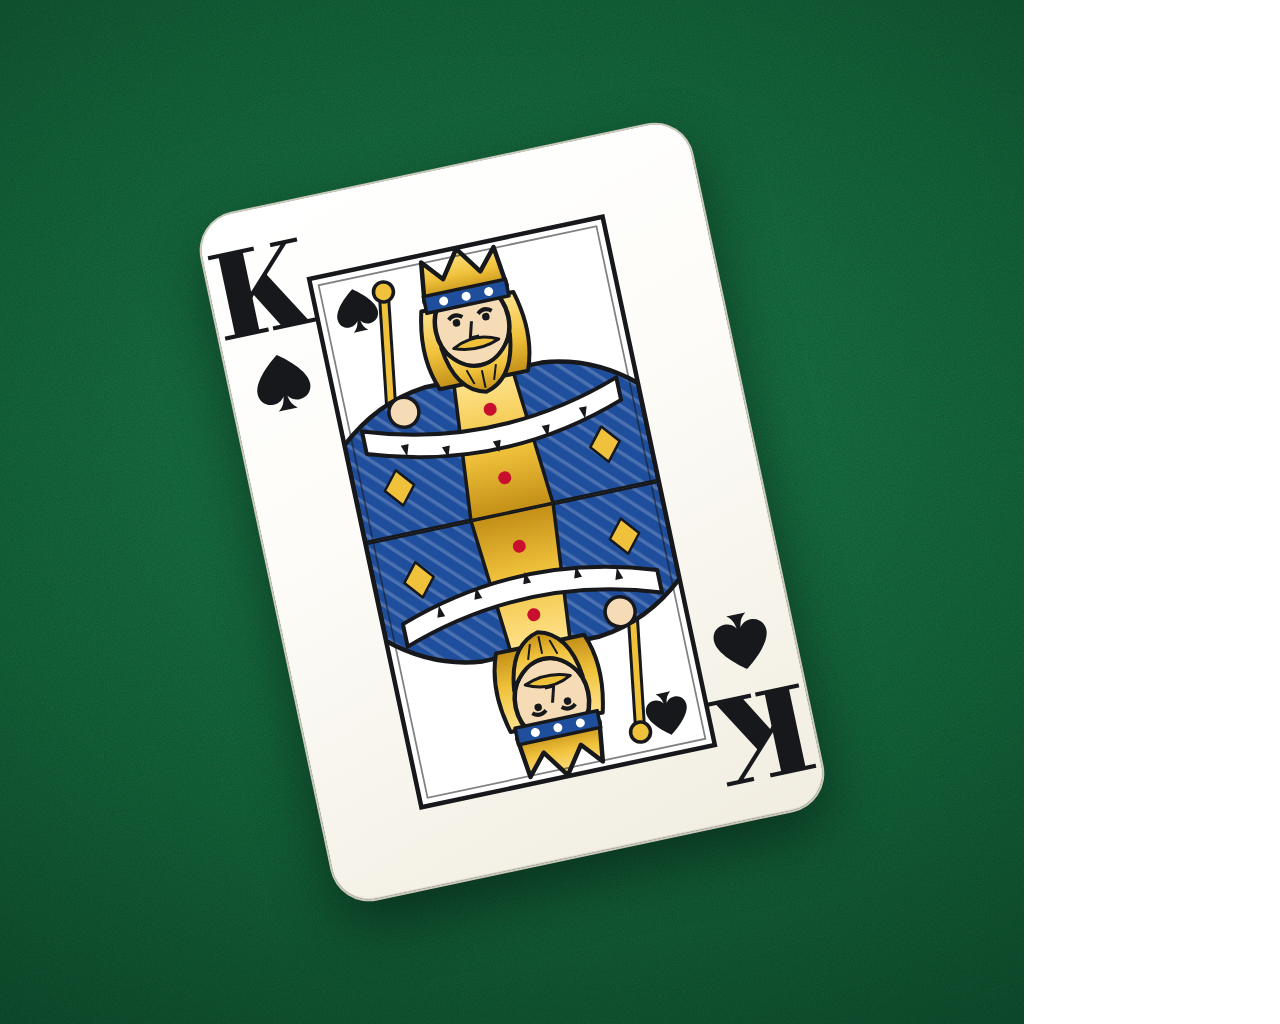
<file: design/icon.html>
<!doctype html>
<html lang="en">
<head>
<meta charset="utf-8">
<title>App icon</title>
<!-- The app icon, drawn with the app's own card: ?kind=ios (1024 square on felt, iOS masks the
     corners) or ?kind=android (432 square, the adaptive icon's foreground on transparent; the felt
     is its background layer). design/render-icons.js photographs both. -->
<link rel="stylesheet" href="../web/fonts/fonts.css">
<link rel="stylesheet" href="../web/style.css">
<style>
  html, body { margin: 0; height: auto; background: transparent; }
  #icon { position: relative; overflow: hidden; }
  .ios #icon { width: 1024px; height: 1024px; }
  .android #icon { width: 432px; height: 432px; background: none; }
  #icon .card { position: absolute; left: 50%; top: 50%; transform: translate(-50%, -50%) rotate(-12deg); }
  .ios #icon .card { --w: 500px; box-shadow: 0 0 0 2px var(--card-edge), 0 24px 60px rgba(0, 0, 0, 0.45); }
  .android #icon .card { --w: 172px; box-shadow: 0 0 0 1px var(--card-edge), 0 10px 24px rgba(0, 0, 0, 0.4); }
</style>
</head>
<body>
<div id="icon"></div>
<script type="module">
  import { installSprites, cardHTML } from '../web/render.js';
  installSprites();
  const kind = new URLSearchParams(location.search).get('kind') ?? 'ios';
  document.body.classList.add(kind);
  const icon = document.getElementById('icon');
  if (kind === 'ios') icon.classList.add('felt');
  icon.innerHTML = cardHTML('Ks');
</script>
</body>
</html>
</file>
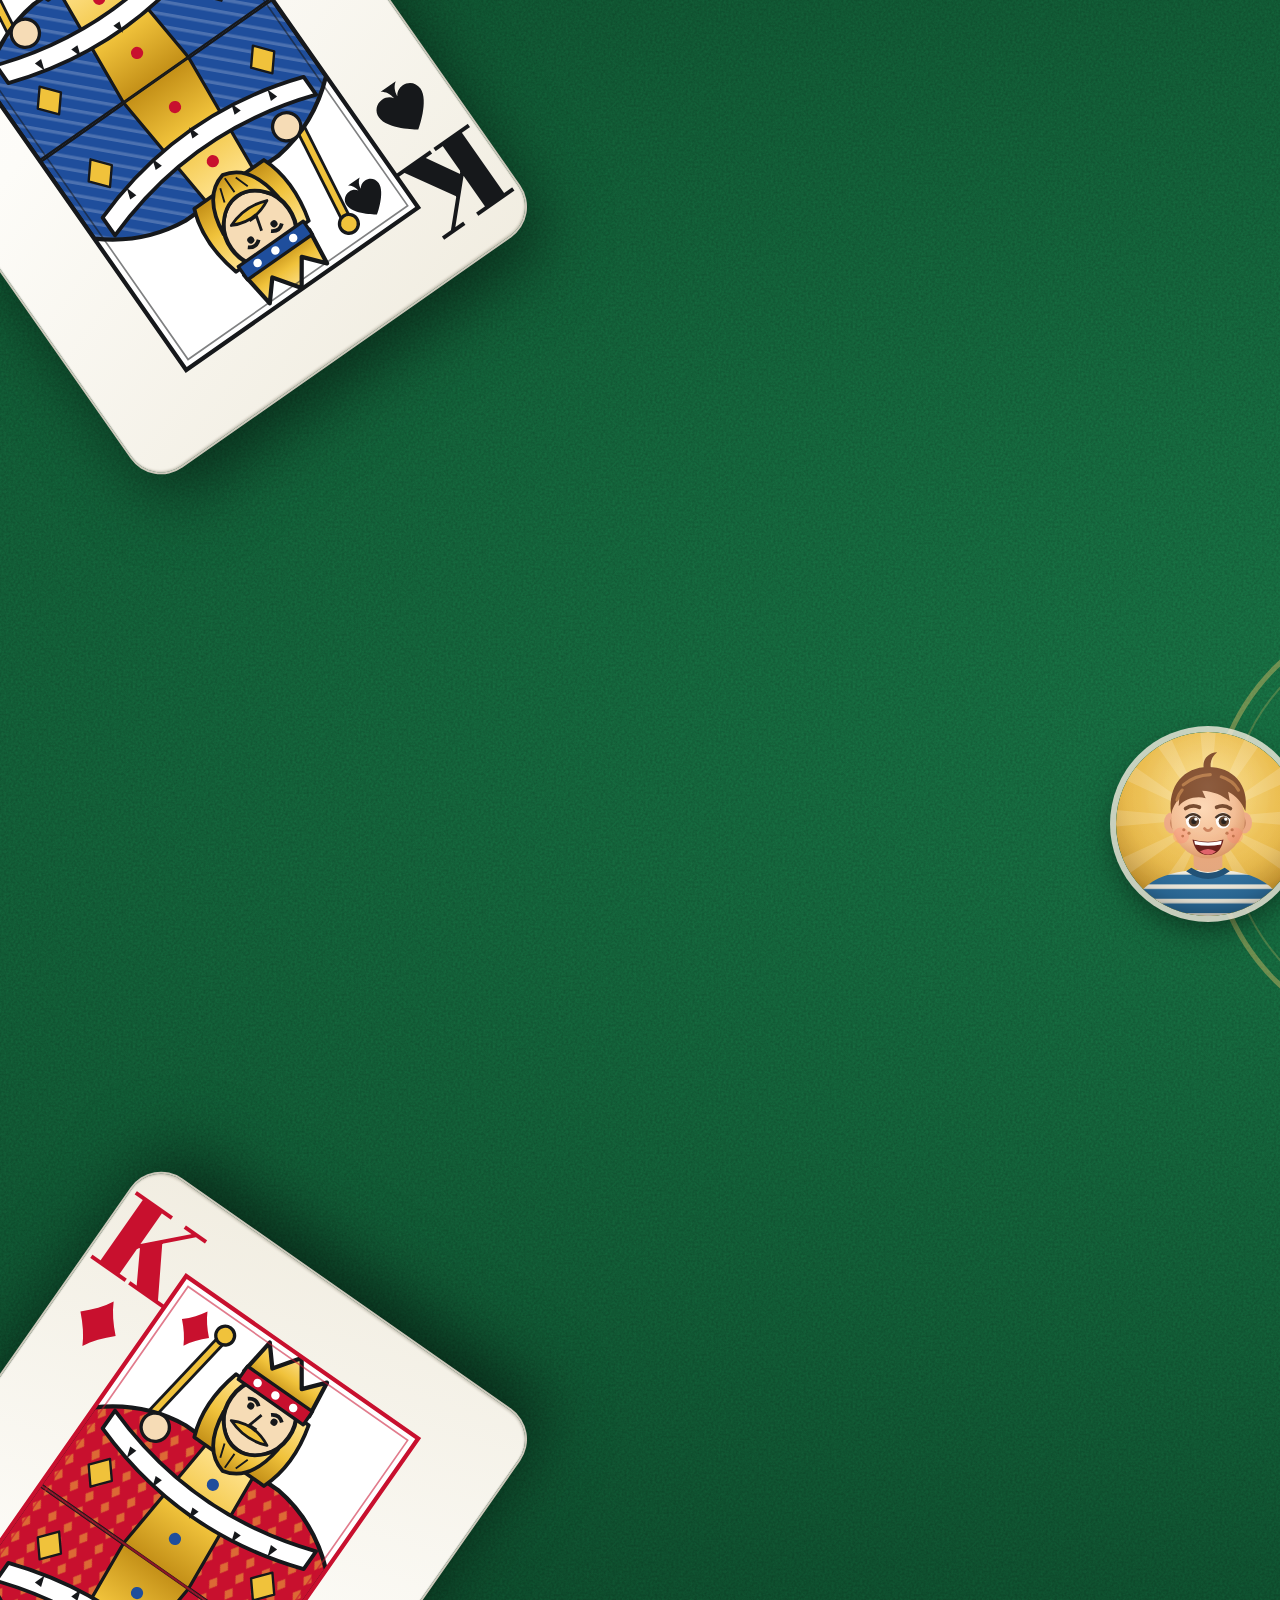
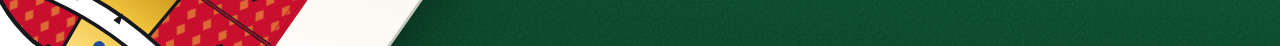
<file: design/appstore/art.html>
<!doctype html>
<html lang="en">
<head>
<meta charset="utf-8">
<title>Header and search art</title>
<!-- The App Store's product page header (3840 x 1646) and search results card (3840 x 2560), drawn
     with the app's own felt, cards and portraits: ?kind=header|search&lang=en|de, plus &guides to
     outline the art-safe area from Apple's templates. Anything that matters stays inside it, since
     iPhone crops the rest; outside it is only table. The stage is laid out at half size and zoomed,
     so a CSS pixel here is two in the image. .playwright-cli/creative.js photographs them. -->
<link rel="stylesheet" href="../../web/fonts/fonts.css">
<link rel="stylesheet" href="../../web/style.css">
<style>
  html, body { margin: 0; height: auto; background: var(--felt-deep); }
  *, *::before, *::after { animation: none !important; transition: none !important; }
  .stage { position: relative; zoom: 2; width: 1920px; overflow: hidden; }
  .header .stage { height: 823px; }
  .search .stage { height: 1280px; }
  .stage > * { position: absolute; }

  /* The one line of words: the title's voice, gold italic on the felt. */
  .say {
    margin: 0;
    font: italic 800 72px/0.98 var(--display);
    letter-spacing: -1px;
    color: var(--gold-hi);
    text-shadow: 0 2px 0 var(--gold-lo), 0 8px 24px rgba(0, 0, 0, 0.45);
  }

  /* ---------------------------------------------------------------- the header */

  /* The table, as on "Who's at the table?": a printed line round the felt, the family at it, and
     your chair, empty and lit the gold that means "you can play here". */
  .oval { left: 604px; top: 300px; width: 712px; height: 224px; border: 2.5px solid var(--felt-line); border-radius: 999px; }
  .oval::after { content: ""; position: absolute; inset: 7px; border: 1.25px solid var(--felt-line); border-radius: 999px; opacity: 0.6; }
  .chair { width: 92px; height: 92px; transform: translate(-50%, -50%); }
  .chair .avatar { width: 100%; height: 100%; box-shadow: 0 0 0 3px rgba(244, 239, 225, 0.8), 0 6px 16px rgba(0, 0, 0, 0.5); }
  .chair.you {
    border-radius: 50%;
    border: 3px dashed var(--gold);
    background: radial-gradient(color-mix(in srgb, var(--gold) 30%, transparent), color-mix(in srgb, var(--gold) 12%, transparent));
    box-shadow: 0 0 22px 4px color-mix(in srgb, var(--gold) 55%, transparent);
  }
  .header .say { left: 960px; top: 411px; transform: translate(-50%, -54%); white-space: nowrap; }

  /* A king in each corner of the picture, turned as the corner piles are on the table. */
  .king { --w: 236px; transform: translate(-50%, -50%) rotate(var(--turn)); box-shadow: 0 0 0 1px var(--card-edge), 0 14px 34px rgba(0, 0, 0, 0.5); }

  /* ---------------------------------------------------------------- the search card */

  .search .say { left: 440px; top: 640px; transform: translateY(-50%); font-size: 84px; }
  .board-art { --cell: 116px; }
  .board-art .depth, .board-art .count { display: none; }
  .board-art .spot.target .slot { box-shadow: 0 0 0 3px var(--gold), 0 0 28px 8px color-mix(in srgb, var(--gold) 75%, transparent); }
  .board-art .slot span { font-size: 30px; color: var(--gold-hi); }
  .rim { width: 388px; height: 484px; border: 2px solid var(--felt-line); border-radius: 46px; }
  .rim::after { content: ""; position: absolute; inset: 6px; border: 1px solid var(--felt-line); border-radius: 40px; opacity: 0.6; }
  /* The king of hearts on its way to the empty corner, lifted off the table and lit. */
  .flying {
    --w: 92px;
    transform: translate(-50%, -50%) rotate(-22deg);
    box-shadow: 0 0 0 3px var(--gold), 0 0 26px color-mix(in srgb, var(--gold) 70%, transparent), 24px 34px 30px -10px rgba(0, 0, 0, 0.6);
  }
  /* June across the table, Nana at the side: their cards face down, their portraits under them. */
  .rival { display: grid; justify-items: center; transform: translate(-50%, -50%); }
  .rival .avatar { width: 76px; height: 76px; box-shadow: 0 0 0 2.5px rgba(244, 239, 225, 0.75), 0 4px 12px rgba(0, 0, 0, 0.45); }
  .rival .fan { position: relative; height: 68px; margin-bottom: 8px; }
  .rival .back { --w: 44px; position: absolute; top: 0; box-shadow: 0 0 0 0.5px var(--card-edge), 0 3px 6px rgba(0, 0, 0, 0.35); }
  /* Your hand along the bottom edge, the cards you can play raised with their gold dots. */
  .mine { --w: 112px; transform: translate(-50%, 0) rotate(var(--r)); transform-origin: 50% 200%; }
  .mine.playable { margin-top: -18px; }
  .mine.playable::after { content: ""; position: absolute; left: 50%; top: -14px; width: 10px; height: 10px; margin-left: -5px; border-radius: 50%; background: var(--gold); }
  .hand-art .card { box-shadow: 0 0 0 0.5px var(--card-edge), -3px 0 6px -1px rgba(0, 0, 0, 0.24), 0 16px 24px -10px rgba(0, 0, 0, 0.55); }

  .guide { outline: 2px solid #ff2bd6; z-index: 50; }
</style>
</head>
<body>
<div class="stage felt" id="stage"></div>
<script type="module">
  import { installSprites, cardHTML, backHTML, avatarHTML, tableHTML } from '../../web/render.js';
  installSprites();
  const q = new URLSearchParams(location.search);
  const kind = q.get('kind') ?? 'header';
  const de = q.get('lang') === 'de';
  document.body.classList.add(kind);
  document.documentElement.lang = de ? 'de' : 'en';
  const stage = document.getElementById('stage');
  const at = (x, y, html, style = '') => {
    const el = document.createElement('div');
    el.innerHTML = html;
    const node = el.firstElementChild;
    node.style.cssText += `left:${x}px;top:${y}px;${style}`;
    stage.append(node);
    return node;
  };
  // Apple's art-safe areas, in stage pixels (half the image's).
  const SAFE = { header: [548.5, 246.5, 823, 330.5], search: [418, 382.5, 1084, 515] };

  if (kind === 'header') {
    at(604, 300, '<div class="oval"></div>');
    for (const [x, y, turn, code] of [[78, 40, -35, 'Ks'], [1842, 40, 35, 'Kh'], [78, 783, 215, 'Kd'], [1842, 783, 145, 'Kc']]) {
      at(x, y, cardHTML(code, 'king'), `--turn:${turn}deg`);
    }
    at(960, 300, `<div class="chair">${avatarHTML('june')}</div>`);
    at(604, 412, `<div class="chair">${avatarHTML('pip')}</div>`);
    at(1316, 412, `<div class="chair">${avatarHTML('nana')}</div>`);
    at(960, 524, '<div class="chair you"></div>');
    at(960, 412, `<p class="say">${de ? 'Setz dich dazu.' : 'Pull up a chair.'}</p>`);
  } else {
    // A game in play: the cross from the real table, the northwest corner still empty.
    const view = {
      variant: 'classic', stock: 20, seats: [], hand: [], actions: {}, targets: new Set(['nw']),
      spots: { n: ['Td', '9c', '8h'], e: ['Qs', 'Jh'], s: ['6h', '5s'], w: ['9d'], ne: ['Kc', 'Qd', 'Js'], se: ['Ks', 'Qh'], sw: ['Kd'], nw: [] },
    };
    const holder = document.createElement('div');
    holder.innerHTML = tableHTML(view);
    at(1074, 412, '<div class="rim"></div>');
    const board = at(1090, 424, '<div class="board-art"></div>');
    board.append(holder.querySelector('.cross'));
    // June across, Leo to the left, Nana to the right.
    const fan = (n, dx, dy) => `<div class="fan" style="width:${44 + dx * (n - 1)}px;height:${62 + dy * (n - 1)}px">`
      + Array.from({ length: n }, (_, i) => backHTML().replace('class="card back', `style="left:${i * dx}px;top:${i * dy}px" class="card back`)).join('') + '</div>';
    at(1268, 286, `<div class="rival">${fan(5, 15, 0)}${avatarHTML('june')}</div>`);
    at(250, 654, `<div class="rival">${fan(6, 0, 9)}${avatarHTML('leo')}</div>`);
    at(1610, 654, `<div class="rival">${fan(6, 0, 9)}${avatarHTML('nana')}</div>`);
    // Your hand.
    const hand = at(0, 0, '<div class="hand-art"></div>', 'inset:0');
    const mine = [['2s'], ['3c'], ['4d', 1], ['5h'], ['7c', 1], ['Jc', 1]];
    mine.forEach(([code, play], i) => {
      const c = i - (mine.length - 1) / 2;
      const node = document.createElement('div');
      node.innerHTML = cardHTML(code, `mine${play ? ' playable' : ''}`);
      const card = node.firstElementChild;
      card.style.cssText = `position:absolute;left:${1268 + c * 82}px;top:${1092 + Math.abs(c) * 6}px;--r:${c * 2.4}deg`;
      hand.append(card);
    });
    at(1062, 482, cardHTML('Kh', 'flying'));
    at(440, 640, `<p class="say">${de ? 'Könige<br>in die Ecken.' : 'Kings go<br>in the corners.'}</p>`);
  }

  if (q.has('guides')) {
    const [x, y, w, h] = SAFE[kind];
    at(x, y, '<div class="guide"></div>', `width:${w}px;height:${h}px`);
  }
</script>
</body>
</html>
</file>
<file: web/fonts/fonts.css>
/* Bodoni Moda (card indices and headings) and Atkinson Hyperlegible Next (everything else), bundled
   so the app works offline. Both are under the SIL Open Font License (OFL-*.txt). */

@font-face {
  font-family: "Bodoni Moda";
  font-style: normal;
  font-weight: 400 900;
  font-display: swap;
  src: url(bodoni-moda-latin.woff2) format("woff2");
}

@font-face {
  font-family: "Bodoni Moda";
  font-style: italic;
  font-weight: 400 900;
  font-display: swap;
  src: url(bodoni-moda-italic-latin.woff2) format("woff2");
}

@font-face {
  font-family: "Atkinson Hyperlegible Next";
  font-style: normal;
  font-weight: 400 800;
  font-display: swap;
  src: url(atkinson-next-latin.woff2) format("woff2");
  unicode-range: U+0000-00FF, U+0131, U+0152-0153, U+02BB-02BC, U+02C6, U+02DA, U+02DC, U+0304, U+0308,
    U+0329, U+2000-206F, U+20AC, U+2122, U+2191, U+2193, U+2212, U+2215, U+FEFF, U+FFFD;
}

@font-face {
  font-family: "Atkinson Hyperlegible Next";
  font-style: normal;
  font-weight: 400 800;
  font-display: swap;
  src: url(atkinson-next-latin-ext.woff2) format("woff2");
  unicode-range: U+0100-02BA, U+02BD-02C5, U+02C7-02CC, U+02CE-02D7, U+02DD-02FF, U+1E00-1E9F, U+20A0-20AB,
    U+20AD-20C4, U+2C60-2C7F, U+A720-A7FF;
}
</file>
<file: web/style.css>
/* Kings in the Corner: a card table. Green felt with a printed gold line, classic cards with Bodoni
   indices, gold for "you can play here". Devils in the Corner turns the felt to oxblood and the gold
   to ember. */

:root {
  --felt: #14683d;
  --felt-deep: #0a3f25;
  --felt-light: #1d8550;
  --felt-line: rgba(233, 196, 106, 0.42);
  --gold: #e9c46a;
  --gold-hi: #f6dc94;
  --gold-lo: #a97c21;
  --cream: #f4efe1;
  --cream-soft: rgba(244, 239, 225, 0.72);
  --shade: rgba(4, 28, 16, 0.45);
  --card: #fdfcf8;
  --card-edge: #cdc8bb;
  --red: #c8102e;
  --ink: #16181b;
  --ink-soft: #545a60;
  --paper: #fbf8f0;
  --rule: #e2dccb;

  --display: "Bodoni Moda", "Didot", Georgia, serif;
  --text: "Atkinson Hyperlegible Next", system-ui, sans-serif;

  --w: 52px;                       /* card width; everything on a card scales from it */
  --sat: env(safe-area-inset-top, 0px);
  --sab: env(safe-area-inset-bottom, 0px);
  /* The sides: iPhone Duo's cover screen keeps its clock in a strip down the right. */
  --sal: env(safe-area-inset-left, 0px);
  --sar: env(safe-area-inset-right, 0px);
  --vw: calc(100vw - var(--sal) - var(--sar));   /* the width the page can use */

  --noise: url("data:image/svg+xml,%3Csvg xmlns='http://www.w3.org/2000/svg' width='180' height='180'%3E%3Cfilter id='n'%3E%3CfeTurbulence type='fractalNoise' baseFrequency='.85' numOctaves='2' stitchTiles='stitch'/%3E%3CfeColorMatrix values='0 0 0 0 0 0 0 0 0 0 0 0 0 0 0 0 0 0 .55 0'/%3E%3C/filter%3E%3Crect width='100%25' height='100%25' filter='url(%23n)' opacity='.5'/%3E%3C/svg%3E");
}

/* Devils in the Corner: the same table after dark. */
.demons {
  --felt: #5a1219;
  --felt-deep: #23060a;
  --felt-light: #7d1b24;
  --felt-line: rgba(255, 122, 61, 0.45);
  --gold: #ff8a3d;
  --gold-hi: #ffb47d;
  --gold-lo: #b4471a;
  --shade: rgba(20, 2, 5, 0.5);
}

* { box-sizing: border-box; }
html, body { margin: 0; height: 100%; }

body {
  background: var(--felt-deep);
  color: var(--cream);
  font: 400 16px/1.45 var(--text);
  -webkit-font-smoothing: antialiased;
}

button { font: inherit; color: inherit; }
:focus-visible { outline: 3px solid var(--gold); outline-offset: 2px; border-radius: 6px; }

.in-app body {
  -webkit-user-select: none;
  user-select: none;
  -webkit-touch-callout: none;
  -webkit-tap-highlight-color: transparent;
  overscroll-behavior: none;
}
.in-app button { touch-action: manipulation; }

/* ------------------------------------------------------------------ the felt */

.table, .felt {
  position: relative;
  padding-left: var(--sal);
  padding-right: var(--sar);
  overflow: hidden;
  background:
    var(--noise),
    radial-gradient(120% 90% at 50% 42%, var(--felt-light) 0%, var(--felt) 48%, var(--felt-deep) 100%);
  color: var(--cream);
}

/* ------------------------------------------------------------------ cards */

.card {
  --h: calc(var(--w) * 1.4);
  position: relative;
  flex: none;
  display: block;
  width: var(--w);
  height: var(--h);
  padding: 0;
  border: 0;
  border-radius: calc(var(--w) * 0.075);
  background: linear-gradient(162deg, #fff 0%, var(--card) 42%, #f1ede1 100%);
  color: var(--ink);
  /* A shadow in two parts: where the card touches the felt, and the softer one it casts. */
  box-shadow:
    0 0 0 0.5px var(--card-edge),
    0 1px 1px rgba(0, 0, 0, 0.3),
    0 calc(var(--w) * 0.05) calc(var(--w) * 0.12) rgba(0, 0, 0, 0.2),
    0 calc(var(--w) * 0.16) calc(var(--w) * 0.3) calc(var(--w) * -0.08) rgba(0, 0, 0, 0.32);
}
/* The card's own edge: it catches the light along the top and falls into shade along the bottom. */
.card::before {
  content: "";
  position: absolute;
  inset: 0;
  border-radius: inherit;
  pointer-events: none;
  box-shadow: inset 0 1px 0 rgba(255, 255, 255, 0.95), inset 0 -1px 1px rgba(90, 78, 55, 0.18), inset 0 0 0 0.5px rgba(0, 0, 0, 0.04);
}
.card.red { color: var(--red); }
button.card { cursor: pointer; text-align: left; }
.card .face { position: absolute; inset: 0; width: 100%; height: 100%; fill: currentColor; overflow: visible; }
/* The index is the part of a card you read: heavy, and cut for small sizes (Bodoni's thick-hairline
   optical size), so it stays sharp on a phone. */
.card .rank {
  font: 900 23px/1 var(--display);
  font-optical-sizing: none;
  font-variation-settings: "opsz" 6;
  text-anchor: middle;
  letter-spacing: -0.5px;
}
.card .rank.ten { font-size: 19px; letter-spacing: -2px; }
.card .frame { fill: none; stroke: currentColor; stroke-width: 0.9; }
.card .frame-fill { fill: #fff; }
.card .frame-line { stroke: currentColor; stroke-width: 0.5; opacity: 0.6; }
.card .frame.inner { stroke-width: 0.35; opacity: 0.55; }
.card.demon { box-shadow: 0 0 0 0.5px var(--card-edge), 0 0 calc(var(--w) * 0.18) rgba(255, 90, 31, 0.55), 0 1px 1.5px rgba(0, 0, 0, 0.35); }

/* ------------------------------------------------------------------ piles and the cross */

/* The cross takes all the room the seats and your hand leave: the width between the side seats,
   and the height between the top seat and your hand. */
.cross {
  --w: calc(var(--cell) * 0.62);
  position: relative;
  z-index: 1;
  display: grid;
  grid-template-columns: repeat(3, var(--cell));
  grid-template-rows: repeat(3, calc(var(--cell) * 1.3));
  gap: 4px;
  justify-content: center;
  align-content: center;
}

.spot {
  position: relative;
  display: grid;
  place-items: center;
  border: 0;
  padding: 0;
  background: none;
  cursor: default;
}

/* An empty place: a line printed on the felt. */
.slot {
  width: var(--w);
  height: calc(var(--w) * 1.4);
  border-radius: calc(var(--w) * 0.075);
  border: 1.5px solid var(--felt-line);
  display: grid;
  place-items: center;
  color: var(--felt-line);
  font: 700 11px/1.15 var(--text);
  text-align: center;
}
.slot span { font: italic 700 22px/1 var(--display); }
.slot .eye { width: 30px; height: 18px; opacity: 0.85; }
.spot.corner .slot > * { transform: rotate(calc(var(--turn) * -1)); }

/* The corners take kings, set on the diagonal as they are on a real table, each pile squared up
   with its king out toward the corner of the table and the cards built on it toward the middle. */
.spot.corner > * { transform: rotate(var(--turn)); }
.spot.nw { --turn: -35deg; }
.spot.ne { --turn: 35deg; }
.spot.sw { --turn: 215deg; }
.spot.se { --turn: 145deg; }
/* The top card stays in the middle of its place; the king reaches out toward the table's corner. */
.spot.corner .pile[data-base] { margin: 0; }
.cross .card { --drop: 0 1px 1.5px rgba(0, 0, 0, 0.38), 0 3px 6px rgba(0, 0, 0, 0.22), 0 10px 18px -6px rgba(0, 0, 0, 0.42); box-shadow: 0 0 0 0.5px var(--card-edge), var(--drop); }

.pile {
  position: relative;
  --peek: calc(var(--w) * 0.48);                       /* enough of the first card for its rank and suit */
  --gap: max(2.4px, calc(var(--w) * 0.05));            /* each card in between: one fine edge */
  --between: calc(var(--lines, 0) * var(--gap));
}
.pile .base { position: absolute; left: 0; top: calc((var(--peek) + var(--between)) * -1); }
.pile .top { position: relative; }
.pile[data-base] { margin-top: calc(var(--peek) + var(--between)); }
.pile .edge {
  position: absolute;
  left: 0;
  width: var(--w);
  height: calc(var(--w) * 1.4);
  border-radius: calc(var(--w) * 0.075);
  background: linear-gradient(#fff, var(--card) 20%);
  box-shadow: 0 0 0 0.5px var(--card-edge), 0 -1px 1.5px rgba(0, 0, 0, 0.14), 0 1px 2px rgba(0, 0, 0, 0.22);
}
.pile .edge:nth-of-type(1) { top: calc(var(--lines) * var(--gap) * -1); }
.pile .edge:nth-of-type(2) { top: calc((var(--lines) - 1) * var(--gap) * -1); }
.pile .edge:nth-of-type(3) { top: calc((var(--lines) - 2) * var(--gap) * -1); }
.pile .edge:nth-of-type(4) { top: calc((var(--lines) - 3) * var(--gap) * -1); }
.pile .edge:nth-of-type(5) { top: calc((var(--lines) - 4) * var(--gap) * -1); }
.pile .depth {
  position: absolute;
  z-index: 2;
  right: calc(var(--w) * -0.2);
  top: calc(var(--w) * -0.2);
  min-width: 20px;
  height: 20px;
  padding: 0 5px;
  border-radius: 10px;
  background: var(--ink);
  color: var(--cream);
  font: 800 11px/20px var(--text);
  text-align: center;
  box-shadow: 0 0 0 1.5px var(--cream);
}
.pile[data-base] .depth { top: calc((var(--peek) + var(--between)) * -1 - var(--w) * 0.2); }
.spot.corner .depth { transform: rotate(calc(var(--turn) * -1)); }

/* Where the chosen card or pile can go. */
.spot.target { cursor: pointer; }
.spot.target .slot { border: 2px solid var(--gold); background: color-mix(in srgb, var(--gold) 22%, transparent); }
.spot.target .slot, .spot.target .pile .top {
  box-shadow: 0 0 0 2.5px var(--gold), 0 0 16px 2px color-mix(in srgb, var(--gold) 70%, transparent);
}
@media (prefers-reduced-motion: no-preference) {
  .spot.target .slot, .spot.target .pile .top { animation: beckon 1.4s ease-in-out infinite; }
}
@keyframes beckon {
  50% { box-shadow: 0 0 0 2.5px var(--gold), 0 0 26px 6px color-mix(in srgb, var(--gold) 80%, transparent); }
}

.spot.lifted .pile { transform: translateY(-8px); }
.spot.lifted .pile .card { box-shadow: 0 0 0 2.5px var(--gold), 0 14px 22px -8px rgba(0, 0, 0, 0.7); }

/* The card just played, marked with the portrait of whoever played it. */
.fresh-by.avatar { position: absolute; z-index: 3; width: 24px; height: 24px; right: -4px; bottom: -4px; box-shadow: 0 0 0 2px var(--cream); }
.spot.corner .fresh-by.avatar { transform: rotate(calc(var(--turn) * -1)); }

.stock { position: relative; display: grid; place-items: center; }
.stock .card.back:nth-child(1) { position: absolute; transform: translate(-3px, -3px); }
.stock .card.back:nth-child(2) { position: absolute; transform: translate(-1.5px, -1.5px); }
.stock .count {
  position: absolute;
  left: 50%;
  bottom: -2px;
  transform: translateX(-50%);
  min-width: 26px;
  padding: 1px 8px;
  border-radius: 10px;
  background: var(--ink);
  color: var(--cream);
  font: 800 12px/18px var(--text);
  text-align: center;
  white-space: nowrap;
  box-shadow: 0 0 0 1.5px var(--gold);
}
.stock.out .slot { font-size: 11px; color: var(--cream-soft); border-style: dashed; }

/* ------------------------------------------------------------------ the game screen */

.game {
  display: grid;
  grid-template-rows: auto 1fr auto auto auto;
  height: 100%;
  padding: var(--sat) var(--sar) var(--sab) var(--sal);
}

/* The printed line round the play area, as on a card-room table. */
.felt-line {
  position: absolute;
  inset: 0 max(6px, calc(50% - var(--cell) * 1.5 - 14px));
  border: 1.5px solid var(--felt-line);
  border-radius: 46px;
  pointer-events: none;
}
.felt-line::after {
  content: "";
  position: absolute;
  inset: 5px;
  border: 0.75px solid var(--felt-line);
  border-radius: 41px;
  opacity: 0.6;
}

.board {
  --cell: min(108px, calc((var(--vw) - 104px) / 3), calc((100dvh - 440px) / 3.9));
  position: relative;
  display: grid;
  place-items: center;
  padding: 8px 0;
}
.game.seats-1 .board { --cell: min(116px, calc((var(--vw) - 28px) / 3), calc((100dvh - 440px) / 3.9)); }

/* The rivals' seats: across at the top, then left and right of the cross. */
.top-seat { min-height: 84px; display: grid; place-items: center; padding-top: 4px; }
.seat { display: grid; justify-items: center; gap: 4px; --w: 20px; }
.seat .fan { display: flex; }
.seat .fan .card { box-shadow: 0 0 0 0.5px var(--card-edge), 0 1px 2px rgba(0, 0, 0, 0.4); }
.seat .fan .card + .card { margin-left: -12px; }
.seat .plate {
  display: flex;
  align-items: center;
  gap: 7px;
  padding: 3px 10px 3px 3px;
  border-radius: 24px;
  background: var(--shade);
  box-shadow: inset 0 0 0 1px rgba(244, 239, 225, 0.14);
}
.seat .who { display: grid; line-height: 1.1; }
.seat .who b { font: 700 15px/1.1 var(--display); color: var(--cream); white-space: nowrap; }
.seat .who span { font-size: 12px; font-weight: 700; color: var(--cream-soft); white-space: nowrap; }
.seat.turn .plate { background: var(--cream); box-shadow: 0 0 0 2px var(--gold), 0 0 18px color-mix(in srgb, var(--gold) 60%, transparent); }
.seat.turn .who b, .seat.turn .who span { color: var(--ink); }
.seat.turn .avatar { box-shadow: 0 0 0 2px var(--gold); }
/* In a match: the score under the name. */
.seat .who .pts { font-style: normal; font-size: 11px; font-weight: 800; color: var(--gold); white-space: nowrap; }
.seat.turn .who .pts { color: var(--ink); }
.seat.left .who .pts, .seat.right .who .pts { font-size: 10px; }

/* In a match, across from the menu: your score out of 50 and the hand. Tap for the scores. */
.match-pill {
  position: absolute;
  z-index: 6;
  right: calc(var(--sar) + 12px);
  top: calc(var(--sat) + 8px);
  display: grid;
  justify-items: center;
  min-width: 54px;
  padding: 5px 10px 6px;
  border: 0;
  border-radius: 16px;
  background: var(--shade);
  box-shadow: inset 0 0 0 1px rgba(244, 239, 225, 0.14);
  color: var(--cream);
  cursor: pointer;
}
.match-pill small { font-size: 10.5px; font-weight: 800; line-height: 1.1; color: var(--cream-soft); }
.match-pill b { font: 700 20px/1.05 var(--display); }
.match-pill b span { margin-left: 1px; font-size: 11px; color: var(--cream-soft); }

.seat.left, .seat.right {
  position: absolute;
  z-index: 2;
  top: 50%;
  transform: translateY(-50%);
  width: 48px;
}
.seat.left { left: 2px; }
.seat.right { right: 2px; }
.seat.left .fan, .seat.right .fan { flex-direction: column; align-items: center; margin-bottom: 4px; }
.seat.left .fan .card, .seat.right .fan .card { transform: rotate(90deg); margin: 0; }
.seat.left .fan .card + .card, .seat.right .fan .card + .card { margin-top: -22px; }
.seat.left .plate, .seat.right .plate { flex-direction: column; gap: 2px; padding: 3px 3px 5px; border-radius: 18px; }
.seat.left .who, .seat.right .who { justify-items: center; text-align: center; }
.seat.left .who b, .seat.right .who b { display: block; max-width: 42px; overflow: hidden; text-overflow: ellipsis; font-size: 11px; }
.seat.left .who span, .seat.right .who span { display: none; }

/* How many cards they hold, on their portrait. */
.seat .held {
  position: absolute;
  z-index: 1;
  right: -6px;
  bottom: -4px;
  min-width: 19px;
  height: 19px;
  padding: 0 4px;
  border-radius: 10px;
  background: linear-gradient(var(--cream), #e4dcc6);
  color: var(--ink);
  font: 800 11px/19px var(--text);
  font-variant-numeric: tabular-nums;
  text-align: center;
  box-shadow: 0 0 0 1.5px var(--felt-deep), 0 2px 3px rgba(0, 0, 0, 0.45);
}
.seat.turn .held { background: var(--ink); color: var(--cream); box-shadow: 0 0 0 1.5px var(--gold), 0 2px 3px rgba(0, 0, 0, 0.45); }
/* Away: their seat waits, paused. */
.seat.away .avatar { filter: grayscale(0.75) brightness(0.8); }
.seat .paused {
  position: absolute;
  z-index: 1;
  left: -5px;
  top: -4px;
  width: 17px;
  height: 17px;
  border-radius: 50%;
  background: var(--ink) linear-gradient(90deg, transparent 5px, var(--cream) 5px 7px, transparent 7px 10px, var(--cream) 10px 12px, transparent 12px) center / 17px 7px no-repeat;
  box-shadow: 0 0 0 1.5px var(--cream);
}
.said { position: absolute; width: 1px; height: 1px; overflow: hidden; clip-path: inset(50%); white-space: nowrap; }

.avatar {
  display: inline-block;
  width: 34px;
  height: 34px;
  border-radius: 50%;
  overflow: hidden;
  flex: none;
  box-shadow: 0 0 0 1.5px rgba(244, 239, 225, 0.7), 0 2px 5px rgba(0, 0, 0, 0.42);
}
.avatar svg { display: block; width: 100%; height: 100%; }
.avatar.big { width: 64px; height: 64px; box-shadow: 0 0 0 2.5px var(--gold); }

/* One line about what's happening, under the cross. */
.status {
  min-height: 40px;
  margin: 0 16px;
  display: flex;
  align-items: center;
  justify-content: center;
  gap: 8px;
  text-align: center;
  font-weight: 700;
  font-size: 15px;
  color: var(--cream);
}
.status .tally {
  padding: 2px 10px;
  border-radius: 12px;
  background: var(--gold);
  color: var(--ink);
  font-size: 13px;
  font-weight: 800;
}
.status .hint { font-weight: 400; color: var(--cream-soft); }
.status .red { color: #ff9a8f; }

/* Your hand, fanned in an arc at your edge of the table. */
.hand {
  --w: 62px;
  --fan: min(2.2deg, calc(18deg / var(--n)));
  /* The arc pushes the outer cards outward, so the spacing leaves room for it. */
  --step: min(calc(var(--w) * 0.62), calc((100cqw - var(--w) - 84px) / max(var(--n) - 1, 1)));
  container-type: inline-size;
  position: relative;
  height: calc(var(--w) * 1.4 + 34px);
}
.hand .card {
  --c: calc(var(--i) - (var(--n) - 1) / 2);
  position: absolute;
  bottom: 6px;
  left: calc(50% - var(--w) / 2 + var(--c) * var(--step));
  transform-origin: 50% 200%;
  transform: rotate(calc(var(--c) * var(--fan)));
  transition: transform 0.18s cubic-bezier(0.34, 1.4, 0.64, 1);   /* a small overshoot on lifting */
}
.hand .card { box-shadow: 0 0 0 0.5px var(--card-edge), -2px 0 4px -1px rgba(0, 0, 0, 0.24), 0 2px 3px rgba(0, 0, 0, 0.26), 0 12px 18px -8px rgba(0, 0, 0, 0.5); }
.hand .card.demon { box-shadow: 0 0 0 0.5px var(--card-edge), -2px 0 4px -1px rgba(0, 0, 0, 0.24), 0 0 calc(var(--w) * 0.18) rgba(255, 90, 31, 0.55), 0 12px 18px -8px rgba(0, 0, 0, 0.5); }
.hand .card.playable { transform: rotate(calc(var(--c) * var(--fan))) translateY(-9px); }
.hand .card.playable::after {
  content: "";
  position: absolute;
  left: 50%;
  top: -7px;
  width: 6px;
  height: 6px;
  margin-left: -3px;
  border-radius: 50%;
  background: var(--gold);
}
.hand .card.picked {
  z-index: 1;
  transform: rotate(calc(var(--c) * var(--fan))) translateY(-24px);
  box-shadow: 0 0 0 2.5px var(--gold), 0 0 18px color-mix(in srgb, var(--gold) 65%, transparent), 0 16px 22px -8px rgba(0, 0, 0, 0.7);
}

.actions {
  display: grid;
  grid-template-columns: 1fr 1.6fr;
  gap: 10px;
  padding: 2px 16px 10px;
}

/* A devil's power, announced over the cross. */
.banner {
  position: absolute;
  z-index: 3;
  left: 50%;
  top: 50%;
  transform: translate(-50%, -50%);
  width: min(290px, 78%);
  padding: 14px 18px 16px;
  border-radius: 14px;
  background: rgba(14, 2, 4, 0.9);
  box-shadow: 0 0 0 1.5px var(--gold), 0 0 40px color-mix(in srgb, var(--gold) 45%, transparent);
  display: grid;
  justify-items: center;
  gap: 4px;
  text-align: center;
}
.banner .eye { width: 54px; height: 32px; }
.banner b { font: 700 24px/1.1 var(--display); color: var(--gold-hi); }
.banner span { font-size: 14px; color: var(--cream); }

/* ------------------------------------------------------------------ buttons */

.btn {
  min-height: 50px;
  padding: 12px 20px;
  border: 0;
  border-radius: 26px;
  background: linear-gradient(180deg, var(--gold-hi), var(--gold));
  color: var(--ink);
  font: 800 17px/1.1 var(--text);
  cursor: pointer;
  box-shadow: inset 0 -3px 0 var(--gold-lo), 0 3px 8px rgba(0, 0, 0, 0.35);
}
.btn:active { transform: translateY(1px); box-shadow: inset 0 -1px 0 var(--gold-lo), 0 1px 3px rgba(0, 0, 0, 0.35); }
.btn.plain { background: var(--shade); color: var(--cream); box-shadow: inset 0 0 0 1.5px rgba(244, 239, 225, 0.4); }
/* End turn, once there's nothing left to play: it lights up on its own. */
.btn.ready {
  background: linear-gradient(105deg, var(--gold) 0%, var(--gold-hi) 38%, #fffbea 50%, var(--gold-hi) 62%, var(--gold) 100%);
  background-size: 260% 100%;
  box-shadow: inset 0 -3px 0 var(--gold-lo), 0 0 0 3px color-mix(in srgb, var(--gold) 55%, transparent), 0 0 24px 4px color-mix(in srgb, var(--gold) 55%, transparent);
}
@media (prefers-reduced-motion: no-preference) {
  .btn.ready { animation: shine 1.8s ease-in-out infinite; }
}
@keyframes shine {
  0% { background-position: 100% 0; }
  50% { box-shadow: inset 0 -3px 0 var(--gold-lo), 0 0 0 5px color-mix(in srgb, var(--gold) 70%, transparent), 0 0 34px 10px color-mix(in srgb, var(--gold) 60%, transparent); }
  100% { background-position: -100% 0; }
}
.btn[disabled] { cursor: default; background: transparent; color: var(--cream-soft); box-shadow: inset 0 0 0 1.5px rgba(244, 239, 225, 0.22); }
.btn[disabled]:active { transform: none; }
.btn small { display: block; margin-top: 3px; font-size: 12.5px; font-weight: 700; opacity: 0.78; }
.sheet .btn.plain { background: transparent; color: var(--ink); box-shadow: inset 0 0 0 1.5px var(--ink); }

.soon {
  display: inline-block;
  margin-left: 8px;
  padding: 1px 8px;
  border-radius: 10px;
  background: var(--gold);
  color: var(--ink);
  font-size: 12px;
  font-weight: 800;
  vertical-align: 2px;
}

/* ------------------------------------------------------------------ home */

.home {
  display: grid;
  grid-template-rows: 1fr auto auto auto;
  height: 100%;
  padding: calc(var(--sat) + 12px) calc(var(--sar) + 22px) calc(var(--sab) + 16px) calc(var(--sal) + 22px);
}
.home .corner-king { position: absolute; --w: 84px; }
.home .corner-king.nw { left: -18px; top: calc(var(--sat) - 4px); transform: rotate(-24deg); }
.home .corner-king.ne { right: -18px; top: calc(var(--sat) - 4px); transform: rotate(24deg); }

.title { align-self: center; text-align: center; color: var(--gold-hi); margin-top: 40px; }
.title .kings { display: block; font: italic 800 86px/0.9 var(--display); letter-spacing: -2px; text-shadow: 0 2px 0 var(--gold-lo), 0 6px 18px rgba(0, 0, 0, 0.45); }
.title .rest { display: block; margin-top: 6px; font: 600 25px/1 var(--display); letter-spacing: 0.06em; color: var(--cream); }

.modes { display: grid; grid-template-columns: 1fr 1fr; gap: 12px; margin-bottom: 16px; }
.mode {
  display: grid;
  justify-items: center;
  gap: 8px;
  padding: 14px 10px 12px;
  border: 0;
  border-radius: 16px;
  background: var(--shade);
  box-shadow: inset 0 0 0 1.5px rgba(244, 239, 225, 0.2);
  cursor: pointer;
  --w: 56px;
}
.mode b { font: 700 19px/1 var(--display); color: var(--cream); }
.mode small { font-size: 12.5px; line-height: 1.3; color: var(--cream-soft); text-align: center; }
.mode[aria-pressed="true"] { background: rgba(0, 0, 0, 0.34); box-shadow: inset 0 0 0 2px var(--gold), 0 0 18px color-mix(in srgb, var(--gold) 35%, transparent); }
.mode.demons-mode { background: rgba(60, 8, 14, 0.55); }
.mode.demons-mode[aria-pressed="true"] { box-shadow: inset 0 0 0 2px #ff8a3d, 0 0 22px rgba(255, 90, 31, 0.5); }

.menu { display: grid; gap: 10px; }
.menu .btn { width: 100%; }
.home .foot { display: flex; justify-content: center; margin-top: 12px; }
.icon-btn {
  width: 40px;
  height: 40px;
  border: 0;
  border-radius: 50%;
  background: var(--shade);
  display: grid;
  place-items: center;
  cursor: pointer;
}
.icon-btn svg { width: 22px; height: 22px; stroke: var(--cream); stroke-width: 2.2; fill: none; stroke-linecap: round; }

/* ------------------------------------------------------------------ choosing the table */

.screen-title { margin: 0; padding: 4px 20px 2px; font: 700 32px/1.05 var(--display); color: var(--cream); }
.screen-sub { margin: 0 20px 12px; color: var(--cream-soft); font-size: 15px; }
.top-row { display: flex; align-items: center; gap: 4px; padding: calc(var(--sat) + 4px) 12px 0; }

/* A small table seen from above: who sits where. */
.seating {
  position: relative;
  height: clamp(104px, 19dvh, 150px);
  margin: 4px 26px 16px;
  border-radius: 75px;
  background: rgba(0, 0, 0, 0.12);
  box-shadow: inset 0 0 0 1.5px var(--felt-line);
}
.seating .chair { position: absolute; display: grid; justify-items: center; gap: 2px; font-size: 12px; font-weight: 700; color: var(--cream-soft); }
.seating .chair .avatar { width: 40px; height: 40px; }
.seating .chair.empty i { width: 40px; height: 40px; border-radius: 50%; border: 1.5px dashed var(--felt-line); }
.seating .chair.you { left: 50%; bottom: -10px; transform: translateX(-50%); }
.seating .chair.top { left: 50%; top: -10px; transform: translateX(-50%); }
.seating .chair.left { left: -12px; top: 50%; transform: translateY(-50%); }
.seating .chair.right { right: -12px; top: 50%; transform: translateY(-50%); }
.seating .you-dot { width: 40px; height: 40px; border-radius: 50%; display: grid; place-items: center; background: var(--cream); color: var(--ink); font-weight: 800; font-size: 13px; }
.seating .label { position: absolute; inset: 0; display: grid; place-items: center; font: italic 600 16px/1 var(--display); color: var(--felt-line); }

/* The family scrolls in the room it has, so Deal stays put at the bottom on a small phone. */
.family { display: grid; gap: 8px; padding: 0 16px 10px; min-height: 0; overflow-y: auto; overscroll-behavior: contain; }
.rival-row {
  display: grid;
  grid-template-columns: auto 1fr auto;
  align-items: center;
  gap: 12px;
  width: 100%;
  padding: 8px 12px 8px 8px;
  border: 0;
  border-radius: 14px;
  text-align: left;
  background: var(--shade);
  box-shadow: inset 0 0 0 1px rgba(244, 239, 225, 0.14);
  cursor: pointer;
}
.rival-row .avatar { width: 46px; height: 46px; }
.rival-row h3 { margin: 0; font: 700 18px/1.1 var(--display); color: var(--cream); }
.rival-row p { margin: 2px 0 0; font-size: 13px; line-height: 1.3; color: var(--cream-soft); }
.rival-row .seated { font-size: 12px; font-weight: 800; color: var(--gold); white-space: nowrap; }
.rival-row[aria-pressed="true"] { background: rgba(0, 0, 0, 0.34); box-shadow: inset 0 0 0 2px var(--gold); }

.level { display: inline-flex; gap: 3px; vertical-align: 2px; margin-left: 6px; }
.level i { width: 7px; height: 7px; border-radius: 50%; background: var(--gold); }
.level i.off { background: transparent; box-shadow: inset 0 0 0 1.2px var(--cream-soft); }

.segmented {
  display: grid;
  grid-template-columns: repeat(3, 1fr);
  margin: 0 16px 12px;
  padding: 4px;
  border-radius: 24px;
  background: var(--shade);
}
.segmented button { min-height: 38px; border: 0; border-radius: 20px; background: transparent; font-weight: 800; font-size: 14px; color: var(--cream-soft); cursor: pointer; }
.segmented button[aria-pressed="true"] { background: var(--cream); color: var(--ink); }
.pick-foot { padding: 12px 16px calc(var(--sab) + 12px); }

/* ------------------------------------------------------------------ sheets */

.scrim { position: absolute; inset: 0; z-index: 4; background: rgba(0, 0, 0, 0.45); }
.sheet {
  position: absolute;
  left: 0;
  right: 0;
  bottom: 0;
  z-index: 5;
  padding: 10px calc(var(--sar) + 22px) calc(var(--sab) + 18px) calc(var(--sal) + 22px);
  border-radius: 22px 22px 0 0;
  background: var(--paper);
  color: var(--ink);
  box-shadow: 0 -12px 40px rgba(0, 0, 0, 0.45);
}
.sheet::before { content: ""; display: block; width: 42px; height: 5px; margin: 0 auto 12px; border-radius: 3px; background: var(--rule); }
.sheet h2 { margin: 0 0 4px; font: 700 28px/1.1 var(--display); }
.sheet p { margin: 0 0 12px; color: var(--ink-soft); }
.sheet .row { display: grid; grid-template-columns: 1fr 1fr; gap: 10px; }
.sheet .btn { box-shadow: inset 0 -3px 0 var(--gold-lo); }

/* The tally after a game: one line per player. */
.tally-table { width: 100%; margin: 6px 0 16px; border-collapse: collapse; font-size: 15px; }
.tally-table td { padding: 7px 0; border-bottom: 1px solid var(--rule); vertical-align: middle; }
.tally-table td:last-child { text-align: right; }
.tally-table .who { display: flex; align-items: center; gap: 8px; font-weight: 700; }
.tally-table .who .avatar { width: 26px; height: 26px; }
.tally-table .won td { font-weight: 800; }
.tally-table .won td:last-child { color: #1d8550; }
/* After a hand in a match: who and what they held, the points this hand, the total. */
.match-table .head td { padding: 0 0 4px; font-size: 12px; font-weight: 800; color: var(--ink-soft); }
.match-table .chips { justify-content: flex-start; margin-top: 5px; }
.match-table .chip { min-width: 22px; padding: 1px 4px; font-size: 12.5px; }
.match-table .out { display: inline-block; margin-top: 4px; font-size: 13px; font-weight: 800; color: #1d8550; }
.match-table .got, .match-table .total { width: 54px; text-align: right; font-variant-numeric: tabular-nums; }
.match-table .got { color: var(--ink-soft); font-weight: 700; }
.match-table .total { font: 800 20px/1 var(--display); }
.match-table .lost .total { color: var(--red); }
/* The scores sheet: a row a hand, a column a player. */
.score-table { width: 100%; margin: 12px 0 16px; border-collapse: collapse; font-size: 15px; text-align: center; font-variant-numeric: tabular-nums; }
.score-table th { max-width: 72px; padding: 0 2px 6px; overflow: hidden; text-overflow: ellipsis; white-space: nowrap; font-size: 12px; font-weight: 800; color: var(--ink-soft); }
.score-table td { padding: 6px 2px; border-top: 1px solid var(--rule); }
.score-table th:first-child, .score-table td:first-child { text-align: left; color: var(--ink-soft); }
.score-table td.out { font-weight: 800; color: #1d8550; }
.score-table small { margin-left: 2px; font-size: 11px; color: var(--ink-soft); }
.score-table .sum td { font: 800 19px/1.2 var(--display); color: var(--ink); }
/* A card named in a line of text: its index on a little card. */
.chips { display: inline-flex; flex-wrap: wrap; justify-content: flex-end; gap: 4px; vertical-align: middle; }
.chip {
  display: inline-block;
  min-width: 26px;
  padding: 2px 5px;
  border-radius: 4px;
  background: var(--card);
  box-shadow: 0 0 0 1px var(--card-edge), 0 1px 1px rgba(0, 0, 0, 0.12);
  color: var(--ink);
  font: 700 14px/1.2 var(--display);
  text-align: center;
}
.chip.red { color: var(--red); }

.result-mark { display: flex; align-items: center; gap: 12px; margin-bottom: 6px; }

/* ------------------------------------------------------------------ how to play */

.rules { padding: 0 16px calc(var(--sab) + 16px); display: grid; gap: 10px; }
.rule { padding: 12px 14px 14px; border-radius: 14px; background: var(--shade); box-shadow: inset 0 0 0 1px rgba(244, 239, 225, 0.14); }
.rule h3 { margin: 0 0 4px; font: 700 18px/1.15 var(--display); color: var(--gold-hi); display: flex; align-items: center; gap: 8px; }
.rule h3 .eye { width: 26px; height: 16px; }
.rule p { margin: 0; font-size: 14.5px; line-height: 1.45; color: var(--cream); max-width: 34em; }
.rule .demo { display: flex; align-items: flex-end; gap: 8px; margin-top: 10px; --w: 38px; }
.rule .demo .on { margin-left: -24px; transform: translateY(14px); }
.rule .demo .arrow { align-self: center; font-weight: 800; font-size: 18px; color: var(--cream-soft); }
.rule.demons-rule { background: rgba(35, 6, 10, 0.62); box-shadow: inset 0 0 0 1px rgba(255, 122, 61, 0.45); }
.rule.demons-rule h3 { color: #ffb47d; }

/* ------------------------------------------------------------------ settings */

.toggle-row { display: flex; justify-content: space-between; align-items: center; gap: 16px; min-height: 54px; border-bottom: 1px solid var(--rule); }
.toggle-row:last-of-type { border-bottom: 0; }
.toggle-row span { font-weight: 700; }
.toggle-row small { display: block; font-weight: 400; color: var(--ink-soft); font-size: 13px; }
.switch { flex: none; position: relative; width: 50px; height: 30px; border: 0; border-radius: 15px; background: #d6d1c4; cursor: pointer; }
.switch::after { content: ""; position: absolute; top: 3px; left: 3px; width: 24px; height: 24px; border-radius: 50%; background: #fff; box-shadow: 0 1px 3px rgba(0, 0, 0, 0.3); transition: transform 0.15s; }
.switch[aria-checked="true"] { background: #1d8550; }
.switch[aria-checked="true"]::after { transform: translateX(20px); }

@media (prefers-reduced-motion: reduce) {
  *, *::before, *::after { transition: none !important; animation: none !important; }
}

/* ------------------------------------------------------------------ a pile, opened up */

.pile-view {
  --w: 60px;
  container-type: inline-size;
  display: flex;
  margin: 10px 0 4px;
  padding: 4px 0 6px;
}
.pile-view { margin-bottom: 14px; }
.pile-view .pv { flex: none; width: var(--w); display: grid; gap: 6px; }
.pile-view .pv:not(:first-child) {
  margin-left: clamp(calc(var(--w) * -0.7), (100cqw - var(--n) * var(--w)) / max(var(--n) - 1, 1), 8px);
}
.pile-view .pv span { font-size: 12px; font-weight: 700; color: var(--ink-soft); white-space: nowrap; }
.pile-view .pv:last-child:not(:first-child) span { justify-self: end; text-align: right; }
.pile-view .card { box-shadow: 0 0 0 1px var(--card-edge), 0 2px 6px rgba(0, 0, 0, 0.25); }

/* ------------------------------------------------------------------ Wi-Fi tables */

.avatar.monogram {
  container-type: size;
  display: inline-grid;
  place-items: center;
  background: radial-gradient(circle at 36% 28%, hsl(var(--hue) 50% 55%), hsl(var(--hue) 44% 38%) 55%, hsl(var(--hue) 48% 23%));
  color: var(--cream);
  /* struck like the pictures: a darker rim, a fine cream ring inside it */
  box-shadow: inset 0 0 0 2.5px hsl(var(--hue) 44% 28%), inset 0 0 0 3.4px rgba(244, 239, 225, 0.4), 0 0 0 1.5px rgba(244, 239, 225, 0.7), 0 2px 5px rgba(0, 0, 0, 0.42);
}
.avatar.monogram b { font: 700 52cqh/1 var(--display); text-shadow: 0 1px 1px rgba(0, 0, 0, 0.45); }

.field { display: grid; gap: 6px; margin: 4px 16px 14px; font-weight: 700; font-size: 14px; color: var(--cream-soft); }
.field input {
  min-height: 48px;
  padding: 10px 14px;
  border: 0;
  border-radius: 12px;
  background: var(--cream);
  color: var(--ink);
  font: 700 17px/1.2 var(--text);
  -webkit-user-select: text;
  user-select: text;
}
.field input:focus-visible { outline: 3px solid var(--gold); outline-offset: 2px; }

.lobby-row {
  display: flex;
  align-items: center;
  gap: 12px;
  padding: 8px 12px 8px 8px;
  border-radius: 14px;
  background: var(--shade);
  color: var(--cream);
}
.lobby-row b { font: 700 18px/1.1 var(--display); }
.lobby-row.open { color: var(--cream-soft); font-size: 14px; }
.lobby-row .avatar { width: 40px; height: 40px; }

@media (prefers-reduced-motion: no-preference) {
  .searching { animation: searching 1.6s ease-in-out infinite; }
}
@keyframes searching { 50% { opacity: 0.45; } }
.sheet .waiting { margin: 0 0 12px; text-align: center; font-weight: 700; color: var(--ink-soft); }

/* Your picture at a Wi-Fi table, and the rule for the play aid. */
.pictures { display: grid; grid-template-columns: repeat(auto-fill, minmax(46px, 1fr)); gap: 8px; }
.pick { padding: 3px; border: 0; border-radius: 50%; background: none; cursor: pointer; justify-self: center; }
.pick .avatar { width: 40px; height: 40px; }
.pick[aria-checked="true"] { box-shadow: 0 0 0 2.5px var(--gold); }
.avatar.pic svg { display: block; width: 100%; height: 100%; }
.sheet .field { margin: 6px 0 14px; color: var(--ink-soft); }
.sheet .field input { box-shadow: inset 0 0 0 1.5px var(--rule); }
.top-row .small-btn { margin-left: auto; min-height: 40px; padding: 4px 14px 4px 4px; display: flex; align-items: center; gap: 8px; font-size: 14px; }
.top-row .small-btn .avatar { width: 32px; height: 32px; }
.aid-choice { margin: 0 16px 12px; padding: 12px 14px; border-radius: 14px; background: var(--shade); }
.aid-choice h3 { margin: 0 0 2px; font: 700 17px/1.2 var(--display); color: var(--cream); }
.aid-choice p { margin: 0 0 10px; font-size: 13px; color: var(--cream-soft); }
.aid-choice .segmented { margin: 0; grid-template-columns: 1fr 1fr; background: rgba(0, 0, 0, 0.25); }
.lobby-row.away { opacity: 0.7; }
.lobby-row > span:last-child:not(:first-child) { margin-left: auto; font-size: 12px; font-weight: 800; color: var(--gold); }

/* The host's bar for a seat whose phone has gone. */
.away-bar {
  display: flex;
  align-items: center;
  gap: 10px;
  margin: 0 16px 6px;
  padding: 6px 6px 6px 8px;
  border-radius: 16px;
  background: rgba(0, 0, 0, 0.38);
  box-shadow: inset 0 0 0 1.5px var(--gold);
  font-size: 14px;
  font-weight: 700;
}
.away-bar .avatar { width: 30px; height: 30px; }
.away-bar > span:not(.avatar) { flex: 1; }
.away-bar .btn { min-height: 38px; padding: 6px 14px; font-size: 14px; }

/* Bodoni at phone sizes: the sturdier cut, so its hairlines (a hyphen, the thin strokes of a name)
   don't vanish. */
.screen-title, .sheet h2, .rule h3, .seat .who b, .rival-row h3, .lobby-row b, .mode b, .aid-choice h3,
.banner b, .seating .label, .title .rest {
  font-optical-sizing: none;
  font-variation-settings: "opsz" 11;
}

/* ------------------------------------------------------------------ the turn timer */

@property --left { syntax: '<number>'; inherits: false; initial-value: 1; }

/* Your turn: a bar above your buttons drains with the clock, and the seconds left count down. */
.turn-clock {
  position: relative;
  display: flex;
  align-items: center;
  gap: 8px;
  margin: 0 16px 6px;
}
.turn-clock i {
  flex: 1;
  height: 5px;
  border-radius: 3px;
  background: var(--gold);
  transform-origin: left center;
  animation: drain var(--total) linear forwards;
  animation-delay: calc(var(--elapsed) * -1);
}
.turn-clock .clock { min-width: 38px; text-align: right; font: 800 14px/1 var(--text); font-variant-numeric: tabular-nums; color: var(--cream); }
@keyframes drain { from { transform: scaleX(1); } to { transform: scaleX(0); } }

/* A rival's timed turn: a ring round their portrait. */
.seat .face { position: relative; display: inline-grid; }
.seat .ring {
  position: absolute;
  inset: -4px;
  border-radius: 50%;
  background: conic-gradient(var(--cream) calc(var(--left) * 1turn), rgba(0, 0, 0, 0.45) 0);   /* reads on any portrait */
  -webkit-mask: radial-gradient(farthest-side, transparent calc(100% - 3px), #000 calc(100% - 3px));
  mask: radial-gradient(farthest-side, transparent calc(100% - 3px), #000 calc(100% - 3px));
  animation: ring var(--total) linear forwards;
  animation-delay: calc(var(--elapsed) * -1);
}
@keyframes ring { from { --left: 1; } to { --left: 0; } }
.seat .clock { font-variant-numeric: tabular-nums; font-weight: 800; }

/* The last ten seconds: red, and the number pulses. */
.game.clock-low .turn-clock i { background: #ff6b5b; }
.game.clock-low .seat .ring { background: conic-gradient(#ff6b5b calc(var(--left) * 1turn), rgba(0, 0, 0, 0.45) 0); }
.game.clock-low .clock { color: #ff9a8f; }
.seat.turn .clock, .game.clock-low .seat.turn .clock { color: #c8102e; }
@media (prefers-reduced-motion: no-preference) {
  .game.clock-low .turn-clock .clock { animation: tick 1s ease-in-out infinite; }
}
@keyframes tick { 50% { transform: scale(1.18); } }
.segmented.four { grid-template-columns: repeat(4, 1fr); }
.segmented.two { grid-template-columns: 1fr 1fr; }
.turn-clock .more { min-height: 32px; padding: 4px 12px; border: 0; border-radius: 16px; background: var(--cream); color: var(--ink); font: 800 13px/1 var(--text); cursor: pointer; }

/* ------------------------------------------------------------------ refinements */

/* Where a card can go: a dark keyline inside the gold, so the outline reads on felt, on a white
   card and in either theme, and not by colour alone. */
.spot.target .slot, .spot.target .pile .top {
  box-shadow: 0 0 0 2px var(--ink), 0 0 0 5px var(--gold), 0 0 18px 3px color-mix(in srgb, var(--gold) 60%, transparent);
}
@keyframes beckon {
  50% { box-shadow: 0 0 0 2px var(--ink), 0 0 0 6px var(--gold), 0 0 28px 8px color-mix(in srgb, var(--gold) 70%, transparent); }
}

/* A card that just landed glows for a moment, so a rival's move can be found at a glance. */
@media (prefers-reduced-motion: no-preference) {
  .spot.fresh .pile .top { animation: landed 1.3s cubic-bezier(0.2, 0, 0, 1); }
  .banner { animation: rise 0.28s cubic-bezier(0.05, 0.7, 0.1, 1); }
  .sheet.enter { animation: sheet-in 0.34s cubic-bezier(0.05, 0.7, 0.1, 1); }
  .scrim.enter { animation: fade-in 0.24s linear; }
}
@keyframes landed {
  0%, 35% { box-shadow: 0 0 0 2px var(--ink), 0 0 0 5px var(--gold), 0 0 22px 6px color-mix(in srgb, var(--gold) 65%, transparent); }
}
@keyframes rise { from { opacity: 0; transform: translate(-50%, -50%) scale(0.94); } }
@keyframes sheet-in { from { transform: translateY(40px); opacity: 0.4; } }
@keyframes fade-in { from { opacity: 0; } }

/* Four-color suits: blue diamonds and green clubs, the classic four-color deck. */
:root { --diamond: #1b56b8; --club: #18763c; }
.four-color .card.s-d, .four-color .chip.s-d { color: var(--diamond); }
.four-color .card.s-c, .four-color .chip.s-c { color: var(--club); }
.four-color .status .s-d { color: #a9c8ff; }
.four-color .status .s-c { color: #9be3b1; }

/* Large card corners. */
.card .rank.big { font-size: 30px; }
.card .rank.big.ten { font-size: 24px; letter-spacing: -2.6px; }

/* Left-handed: End turn under the left thumb. */
.left-handed .actions { grid-template-columns: 1.6fr 1fr; }
.left-handed .actions > :first-child { order: 2; }

/* Settings: a longer sheet scrolls, and the speed choice sits in it. */
.sheet { max-height: 88vh; overflow-y: auto; }
.sheet .segmented.in-sheet { margin: 0 0 6px; background: #ece6d6; }
.sheet .segmented.in-sheet button { color: var(--ink-soft); }
.sheet .segmented.in-sheet button[aria-pressed="true"] { background: var(--ink); color: var(--cream); }
.sheet .toggle-row:has(+ .segmented) { border-bottom: 0; min-height: 0; padding-top: 10px; }

/* A big hand: two rows, the back one raised so its corners show above the front one. */
.hand.two { height: calc(var(--w) * 1.4 + 34px + 46px); }
/* Each row fans its own cards: --fan and --step are worked out again from the row's own --n. The
   rows themselves let touches through, so the front row doesn't cover the back row's cards. */
.hand-row {
  position: absolute;
  inset: 0;
  pointer-events: none;
  --fan: min(2.2deg, calc(18deg / var(--n)));
  --step: min(calc(var(--w) * 0.62), calc((100cqw - var(--w) - 84px) / max(var(--n) - 1, 1)));
}
.hand-row.back .card { bottom: 52px; }
.hand-row .card { pointer-events: auto; }
.game:has(.hand.two) .board { --cell: min(108px, calc((var(--vw) - 104px) / 3), calc((100dvh - 486px) / 3.9)); }
.game.seats-1:has(.hand.two) .board { --cell: min(116px, calc((var(--vw) - 28px) / 3), calc((100dvh - 486px) / 3.9)); }

/* With the aid, the cards that can't be played step back a little (still well above 3:1). */
.hand.aid .card:not(.playable):not(.picked) { filter: brightness(0.86) saturate(0.85); }

/* A short phone: the family's rows close up a little. */
@media (max-height: 720px) {
  .rival-row { padding-block: 7px; }
  .rival-row .avatar { width: 40px; height: 40px; }
  .rival-row p { font-size: 12.5px; }
  .seating { margin-bottom: 12px; }
}

/* ------------------------------------------------------------------ tablets */

/* A tablet lays the table out like a big phone (index.html), only wider: the cards grow with the
   height, and rows of buttons keep a phone's span instead of reaching across the screen. */
@media (min-width: 600px) {
  .board { --cell: min(132px, calc((var(--vw) - 104px) / 3), calc((100dvh - 440px) / 3.9)); }
  .game.seats-1 .board { --cell: min(132px, calc((var(--vw) - 28px) / 3), calc((100dvh - 440px) / 3.9)); }
  .game:has(.hand.two) .board { --cell: min(132px, calc((var(--vw) - 104px) / 3), calc((100dvh - 486px) / 3.9)); }
  .game.seats-1:has(.hand.two) .board { --cell: min(132px, calc((var(--vw) - 28px) / 3), calc((100dvh - 486px) / 3.9)); }
  .actions, .home .modes, .home .menu { width: 100%; max-width: 560px; justify-self: center; }
}

/* On its side (iPhone Duo's inner screen) the layout is wide: the side seats come in beside the
   cross instead of keeping to the edges, and the other screens and the sheets keep to a column. */
@media (min-width: 600px) and (orientation: landscape) {
  .seat.left { left: max(2px, calc(50% - var(--cell) * 1.5 - 78px)); }
  .seat.right { right: max(2px, calc(50% - var(--cell) * 1.5 - 78px)); }
  .felt { padding-left: max(var(--sal), calc(50% - 340px)); padding-right: max(var(--sar), calc(50% - 340px)); }
  .sheet { left: max(0px, calc(50% - 360px)); right: max(0px, calc(50% - 360px)); }
}
</file>
